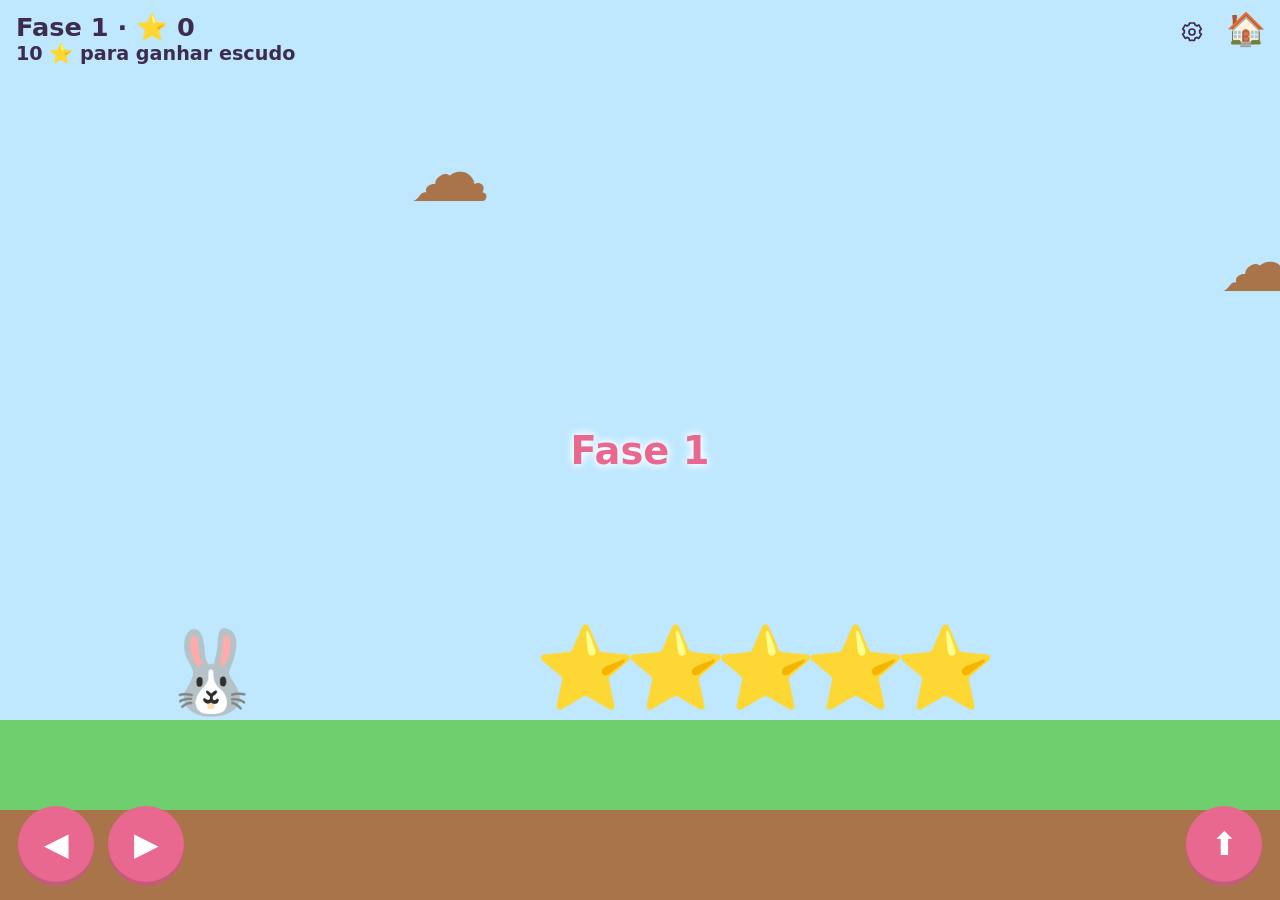
<file: aventura.html>
<!doctype html>
<html lang="pt-BR">
<head>
<meta charset="utf-8">
<meta name="viewport" content="width=device-width, initial-scale=1, maximum-scale=1, user-scalable=no, viewport-fit=cover">
<meta name="theme-color" content="#f4a8c8">
<script src="theme.js?v=4"></script>
<link rel="stylesheet" href="theme.css?v=4">
<link rel="stylesheet" href="common.css?v=14">
<title>Aventura</title>
<style>
  .hud { max-width: calc(100% - 160px); font-size: clamp(1rem, 4vw, 1.6rem); }
  .hud small { display: block; font-size: .75em; }
  .pad { position: fixed; bottom: calc(18px + env(safe-area-inset-bottom)); z-index: 5; display: flex; gap: 14px; }
  .pad.left { left: 18px; }
  .pad.right { right: 18px; }
  .pad button { width: 76px; height: 76px; border-radius: 50%; border: 0; background: #e8688f; color: #fff; font-size: 2rem; padding: 0; box-shadow: 0 4px 0 #c45a7c; }
  .pad button.on { background: #d26488; transform: scale(.94); }
</style>
</head>
<body>
<canvas id="game"></canvas>
<div class="hud" id="hud"></div>
<a class="back" href="index.html">🏠</a>
<div class="banner" id="banner"></div>
<div class="pad left"><button data-key="left">◀</button><button data-key="right">▶</button></div>
<div class="pad right"><button data-key="jump">⬆</button></div>
<script src="progress.js?v=2"></script>
<script src="common.js"></script>
<script>setupProgress("aventura");</script>
<script src="cheer.js"></script>
<script>
const canvas = document.getElementById("game");
const ctx = setupCanvas(canvas);
const hud = document.getElementById("hud");
const banner = document.getElementById("banner");

const LEVELS = [
 [
  "                                                                      ",
  "                                                                      ",
  "                                                                      ",
  "                                                                      ",
  "                                                                      ",
  "                  ???         *****                             F     ",
  "                      ***     =====                             F     ",
  "      *****                         E        *****      ***     F     ",
  "######################################################################",
  "######################################################################"
 ],
 [
  "                                                                                     ",
  "                                                                                     ",
  "                                                                                     ",
  "                                                                                     ",
  "                               ??                                                    ",
  "                      **      ****          ***     ***       **               F     ",
  "                              ====                  ===                        F     ",
  "        *****   E                   E                    E            ****     F     ",
  "######################  ####################   ###############  #####################",
  "######################  ####################   ###############  #####################"
 ],
 [
  "                                                                                               ",
  "                                                                                               ",
  "                                                                                               ",
  "                                                                                               ",
  "                                         ??                     ***                            ",
  "                         ***            ****           ***      ===                      F     ",
  "                                        ====                ===                          F     ",
  "               E    ***            E            E                     E    ***  E        F     ",
  "#########################   ###########################   #####################################",
  "#########################   ###########################   #####################################"
 ],
 [
  "                                                                                                         ",
  "                                                                                                         ",
  "                                                                                                         ",
  "                                                ?   ?                                                    ",
  "                                                   ***                                                   ",
  "                  ***               ***            ===    ***         ***       ***                F     ",
  "                                               ==                     ===                          F     ",
  "            E               E                E    E               E                       E     ***F     ",
  "##################   ###############   ###################   ###################   ######################",
  "##################   ###############   ###################   ###################   ######################"
 ],
 [
  "                                                                                                                        ",
  "                                                                                                                        ",
  "                                                                                                                        ",
  "                                                                                                                        ",
  "                                         ?                                  ?                                           ",
  "               ***             ****     ***       ***                 ***               ***         ***           F     ",
  "                                =       ===                                ===                ==                  F     ",
  "         E              E           E       E                 E E               E                E          E ****F     ",
  "###############   ############    ################   #################   ###############   #########   #################",
  "###############   ############    ################   #################   ###############   #########   #################"
 ],
 [
  "                                                                                                                                      ",
  "                                                                                                                                      ",
  "                                                                                                                                      ",
  "                                                                                                                                      ",
  "           ?                                        ?                                     ?                                           ",
  "           ***                   ***                ***                ***                ***                        ***        F     ",
  "           ===                   ===                ===                ===                ===                        ===        F     ",
  "  ***         E            E**     E          *** E              E**     E           ** E              E**     E           E    F     ",
  "######################   ################   ################   ################   ################   #################################",
  "######################   ################   ################   ################   ################   #################################"
 ],
 [
  "                                                                                                                                                    ",
  "                                                                                                                                                    ",
  "                                                                                                                                                    ",
  "                                                                                                                                                    ",
  "           ?                    ***                ?                ***                ?                ***                         ?               ",
  "           ***                  ===                ***              ===                ***              ===                         ***       F     ",
  "           ===                                     ===                                 ===                                          ===       F     ",
  "  ***         E            E**     E          *** E            E**     E           ** E            E**     E          *** E           E       F     ",
  "######################   ###############    ##############   ###############    ##############   ###############    ################################",
  "######################   ###############    ##############   ###############    ##############   ###############    ################################"
 ],
 [
  "                                                                                                                                                                  ",
  "                                                                                                                                                                  ",
  "                                                                                                                                                                  ",
  "                                                                                                                                                                  ",
  "           ?                    ***              ?                ***              ?                ***              ?                ***                ?        ",
  "           ***                  ===              ***              ===              ***              ===              ***              ===                ***F     ",
  "           ===                                   ===                               ===                               ===                                 ===F     ",
  "  ***         E             E**     E        *** E            E**     E         **     E         ** E            E**     E        *** E             ** E    F     ",
  "######################    #############    #############    #############    #############    #############    #############    #############    #################",
  "######################    #############    #############    #############    #############    #############    #############    #############    #################"
 ],
 [
  "                                                                                                                                                                                ",
  "                                                                                                                                                                                ",
  "                                                                                                                                                                                ",
  "                                                ***                             ?               ***                                             ***                             ",
  "           ?                    ***             ===                             ***             ===             ?               ***             ===                             ",
  "           ***                  ===                             ***             ===                             ***             ===                                  ***  F     ",
  "           ===                                                  ===                                             ===                                                  ===  F     ",
  "  ***         E   E         *** E            *** E          E**              E**            E** E             ** E           ** E            E**            E**     E     F     ",
  "######################    ############     ###########    ############     ###########    ############     ###########    ############     ###########    ######################",
  "######################    ############     ###########    ############     ###########    ############     ###########    ############     ###########    ######################"
 ],
 [
  "                                                                                                                                                                                              ",
  "                                                                                                                                                                                              ",
  "                                                                                                                                                                                              ",
  "                                               ***                           ?              ***                                          ***                                    ?             ",
  "           ?                    ***            ===                           ***            ===            ?              ***            ===                                    ***           ",
  "           ***                  ===                           ***            ===                           ***            ===                           ***                     ===     F     ",
  "           ===                                                ===                                          ===                                          ===                             F     ",
  "  ***         E   E          *** E          *** E          *** E          E**            E**            E**            E** E          *** E          *** E          *** E       E       F     ",
  "######################     ##########     ##########     ##########     ##########     ##########     ##########     ##########     ##########     ##########     ############################",
  "######################     ##########     ##########     ##########     ##########     ##########     ##########     ##########     ##########     ##########     ############################"
 ],
 [
  "                                                                                                                                                                                                            ",
  "                                                                                                                                                                                                            ",
  "                                                                                                                                                                                                            ",
  "          ?                             ?                       ?                       ?                       ?                       ?                       ?                       ?                   ",
  "         **                            **                      **                      **                      **                      **                      **                      **                   ",
  "       **==                          **==                    **==                    **==                    **==                    **==                    **==                    **==             F     ",
  "       ==                            ==                      ==                      ==                      ==                      ==                      ==                      ==               F     ",
  "  ***==       E     E           ***==   E               E**==   E               E**==      E            ***==E     E            ***==E        E         ***==E        E         ***==   E        E    F     ",
  "#########################     ###################     ###################     ###################     ###################     ###################     ###################     ##############################",
  "#########################     ###################     ###################     ###################     ###################     ###################     ###################     ##############################"
 ],
 [
  "                                                                                                                                                                                                                        ",
  "                                                                                                                                                                                                                        ",
  "                                                                                                                                                                                                                        ",
  "                                                                                                                                                                                                                        ",
  "     ?                              ?                       ?                       ?                       ?                       ?                       ?                       ?                                   ",
  "     ***                            ***                     ***                     ***                     ***                     ***                     ***                     ***                           F     ",
  "     ===                            ===                     ===                     ===                     ===                     ===                     ===                     ===                           F     ",
  "  ***         E     E            ***   E                 E**      E              ***E     E              ***E        E           ***   E                 E**   E                 E**      E        E        E     F     ",
  "#########################      ##################      ##################      ##################      ##################      ##################      ##################      #########################################",
  "#########################      ##################      ##################      ##################      ##################      ##################      ##################      #########################################"
 ],
 [
  "                                                                                                                                                                                                                                    ",
  "                                                                                                                                                                                                                                    ",
  "                                                                                                                                                                                                                                    ",
  "                                                                                                                                                                                                                                    ",
  "     ?                                    ?                 ?                             ?                 ?                             ?                 ?                             ?                 ?                       ",
  "     ***                                  ***               ***                           ***               ***                           ***               ***                           ***               ***               F     ",
  "     ===                     ****         ===               ===              ****         ===               ===              ****         ===               ===              ****         ===               ===               F     ",
  "  ***         E     E        ====      ***E              E**   E     E       ====      ***   E           ***E     E          ====      E**   E           ***   E     E       ====      ***E              E**   E        E     F     ",
  "#########################            ############      ##################            ############      ##################            ############      ##################            ############      #############################",
  "#########################            ############      ##################            ############      ##################            ############      ##################            ############      #############################"
 ],
 [
  "                                                                                                                                                                                                                                                ",
  "                                                                                                                                                                                                                                                ",
  "                                                                                                                                                                                                                                                ",
  "     ?                              ?                       ?                       ?                       ?                       ?                       ?                       ?                       ?                                   ",
  "     ***                            ***                     ***                     ***                     ***                     ***                     ***                     ***                     ***                                 ",
  "     ===                            ===                     ===                     ===                     ===                     ===                     ===                     ===                     ===                           F     ",
  "                                                                                                                                                                                                                                          F     ",
  "  ***         E     E            ***   E                 E**      E              E**      E              ***E        E           ***E        E           ***   E                 E**   E                 E**      E        E        E     F     ",
  "#########################      ##################      ##################      ##################      ##################      ##################      ##################      ##################      #########################################",
  "#########################      ##################      ##################      ##################      ##################      ##################      ##################      ##################      #########################################"
 ],
 [
  "                                                                                                                                                                                                                                                            ",
  "                                                                                                                                                                                                                                                            ",
  "                                                                                                                                                                                                                                                            ",
  "          ?                                                      ?                                               ?                                               ?                                               ?                             ?            ",
  "         **                               ?                     **                        ?                     **                        ?                     **                        ?                     **                            **            ",
  "       **==                               ***                 **==                        ***                 **==                        ***                 **==                        ***                 **==                          **==      F     ",
  "       ==                    ****         ===                 ==             ****         ===                 ==             ****         ===                 ==             ****         ===                 ==             ****           ==        F     ",
  "  ***==       E  E           ====      E**   E           ***==E     E        ====      ***E  E           ***==E     E        ====      ***E              E**==   E  E        ====      ***E              E**==   E           ====      E**==   E      F     ",
  "#########################            ############      ##################            ############      ##################            ############      ##################            ############      ##################            #######################",
  "#########################            ############      ##################            ############      ##################            ############      ##################            ############      ##################            #######################"
 ]
];

const ROWS = 10;
const GRAVITY = 30;
const RUN = 5;
const JUMP = 14;
const MAX_JUMPS = 2;
const LEDGE = 0.5;
const SOLID = "#=?!";
const keys = { left: false, right: false, jump: false };

let level = Math.min(savedLevel("aventura", 0), LEVELS.length - 1);
let grid, enemies, player, stars, starsAtStart, state, timer, T, camX, offsetY, facing, prevJump;
let shield = false, shieldAtStart = false, safeTime = 0, effects = [], bumps = [];

function load() {
  grid = LEVELS[level].map((row) => [...row]);
  enemies = [];
  grid.forEach((row, r) => row.forEach((tile, c) => {
    if (tile === "E") { enemies.push({ x: c + 0.1, y: r + 0.2, dir: -1, alive: true }); row[c] = " "; }
  }));
  player = { x: 2, y: 7, vx: 0, vy: 0, onGround: false, jumps: MAX_JUMPS };
  stars = starsAtStart;
  shield = shieldAtStart;
  safeTime = 0;
  effects = [];
  bumps = [];
  prevJump = keys.jump;
  state = "play";
  facing = 1;
  updateHud();
  banner.textContent = "Fase " + (level + 1);
  setTimeout(() => { if (state === "play") banner.textContent = ""; }, 1200);
}

const solid = (c, r) => c < 0 || c >= grid[0].length || (r >= 0 && r < ROWS && SOLID.includes(grid[r][c]));
const tileAt = (x, y) => (grid[Math.floor(y)] || [])[Math.floor(x)];

function movePlayer(dt) {
  const W_ = 0.7, H_ = 0.9;
  player.vx = (keys.right - keys.left) * RUN;
  if (player.vx) facing = Math.sign(player.vx);
  if (keys.jump && !prevJump && player.jumps > 0) { player.vy = -JUMP; player.jumps--; beep(520 + 120 * (MAX_JUMPS - 1 - player.jumps), 0.15); }
  if (!keys.jump && player.vy < -5) player.vy = -5;
  prevJump = keys.jump;
  player.vy += GRAVITY * dt;

  player.x += player.vx * dt;
  for (let r = Math.floor(player.y); r <= Math.floor(player.y + H_ - 0.01); r++) {
    const wall = Math.floor(player.vx > 0 ? player.x + W_ : player.x);
    if (player.vx && solid(wall, r) && !solid(wall, r - 1) && player.y + H_ - r < LEDGE) { player.y = r - H_ - 0.001; continue; }
    if (player.vx > 0 && solid(Math.floor(player.x + W_), r)) player.x = Math.floor(player.x + W_) - W_ - 0.001;
    if (player.vx < 0 && solid(Math.floor(player.x), r)) player.x = Math.floor(player.x) + 1.001;
  }

  player.y += player.vy * dt;
  player.onGround = false;
  for (let c = Math.floor(player.x); c <= Math.floor(player.x + W_ - 0.01); c++) {
    if (player.vy > 0 && solid(c, Math.floor(player.y + H_))) {
      player.y = Math.floor(player.y + H_) - H_ - 0.001;
      player.vy = 0;
      player.onGround = true;
      player.jumps = MAX_JUMPS;
    } else if (player.vy < 0 && solid(c, Math.floor(player.y))) {
      const r = Math.floor(player.y);
      player.y = r + 1.001;
      player.vy = 0;
      if (grid[r][c] === "?") {
        grid[r][c] = "!";
        bumps.push({ c, r, life: 0.22 });
        collect(c + 0.5, r - 0.2, true);
      }
    }
  }
}

function updateHud() {
  hud.replaceChildren();
  hud.append("Fase " + (level + 1) + " · ⭐ " + stars + (shield ? " · 🛡️" : ""));
  const hint = document.createElement("small");
  hint.textContent = (shield ? "Escudo ativo · " : "") + (10 - stars % 10) + " ⭐ para " + (shield ? "renovar o escudo" : "ganhar escudo");
  hud.append(hint);
}

function collect(x, y, fromBox = false) {
  stars++;
  effects.push({ x, y, text: fromBox ? "⭐ +1" : "✨ +1", life: 0.8, duration: 0.8 });
  if (stars % 10 === 0) {
    shield = true;
    effects.push({ x: player.x + 0.35, y: player.y - 0.6, text: "🛡️ Escudo!", life: 1.4, duration: 1.4 });
  }
  updateHud();
  beep(stars % 10 === 0 ? 1400 : 1000, 0.12);
}

function die() {
  state = "dead";
  timer = 1.2;
  player.vy = -10;
  cheer("retry");
}

function win() {
  state = "won";
  saveLevel("aventura", Math.min(level + 1, LEVELS.length - 1));
  timer = 2.8;
  banner.textContent = level === LEVELS.length - 1 ? "Você zerou o jogo! 🏆" : "Fase " + (level + 1) + " completa! 💖";
  cheer("win");
  beep(880, 0.4);
}

function moveEnemies(dt) {
  for (const e of enemies) {
    if (!e.alive) continue;
    e.x += e.dir * (1.5 + level * 0.15) * dt;
    const front = e.x + (e.dir > 0 ? 0.8 : 0);
    if (solid(Math.floor(front), Math.floor(e.y + 0.4)) || !solid(Math.floor(front), Math.floor(e.y + 1.1))) e.dir *= -1;
    const overlap = Math.abs(e.x - player.x) < 0.75 && Math.abs(e.y - player.y) < 0.8;
    if (!overlap) continue;
    if (player.vy > 0 && player.y + 0.9 < e.y + 0.6) {
      e.alive = false;
      player.vy = -9;
      beep(700, 0.15);
    } else if (safeTime <= 0) {
      if (shield) {
        shield = false;
        safeTime = 1.5;
        effects.push({ x: player.x + 0.35, y: player.y - 0.5, text: "🛡️ Protegido!", life: 1, duration: 1 });
        updateHud();
        beep(350, 0.2);
      } else {
        die();
        return;
      }
    }
  }
}

function update(dt) {
  for (const effect of effects) effect.life -= dt;
  effects = effects.filter((effect) => effect.life > 0);
  for (const bump of bumps) bump.life -= dt;
  bumps = bumps.filter((bump) => bump.life > 0);
  if (state === "dead") {
    player.vy += GRAVITY * dt;
    player.y += player.vy * dt;
    if ((timer -= dt) <= 0) load();
    return;
  }
  if (state === "won") {
    if (level === LEVELS.length - 1) return;
    if ((timer -= dt) <= 0) {
      level = Math.min(level + 1, LEVELS.length - 1);
      saveLevel("aventura", level);
      starsAtStart = level === 0 ? 0 : stars;
      shieldAtStart = level === 0 ? false : shield;
      load();
    }
    return;
  }
  safeTime = Math.max(0, safeTime - dt);
  movePlayer(dt);
  moveEnemies(dt);
  if (state !== "play") return;
  const centerX = player.x + 0.35;
  const centerY = player.y + 0.45;
  for (let r = Math.max(0, Math.floor(player.y)); r <= Math.min(ROWS - 1, Math.floor(player.y + 0.9 - 0.001)); r++) {
    for (let c = Math.floor(player.x); c <= Math.floor(player.x + 0.7 - 0.001); c++) {
      if (grid[r][c] === "*") {
        grid[r][c] = " ";
        collect(c + 0.5, r + 0.5);
      }
    }
  }
  if (tileAt(centerX, centerY) === "F") win();
  if (player.y > ROWS + 1) die();
}

function draw() {
  T = Math.min(H / ROWS, W / 12);
  offsetY = (H - ROWS * T) / 3;
  const cols = grid[0].length;
  camX = Math.max(0, Math.min(cols - W / T, player.x - W / T * 0.35));
  ctx.fillStyle = CantinhoTheme.colors.sky;
  ctx.fillRect(0, 0, W, H);
  ctx.fillStyle = "#a9744a";
  ctx.fillRect(0, offsetY + ROWS * T, W, H);
  ctx.textAlign = "center";
  ctx.textBaseline = "middle";
  ctx.font = T * 0.9 + "px system-ui";
  for (let i = 0; i < 12; i++) ctx.fillText("☁️", (((i * 9 - camX * 0.4) % 108) + 108) % 108 * T - T * 4, offsetY + T * (1 + (i % 3)));

  const screenX = (x) => (x - camX) * T;
  const screenY = (y) => offsetY + y * T;
  for (let c = Math.floor(camX); c < Math.min(cols, camX + W / T + 1); c++) {
    for (let r = 0; r < ROWS; r++) {
      const tile = grid[r][c];
      const x = screenX(c);
      const bump = bumps.find((b) => b.c === c && b.r === r);
      const y = screenY(r) - (bump ? Math.sin(bump.life / 0.22 * Math.PI) * T * 0.18 : 0);
      if (r >= 8 && tile !== "#") {
        ctx.fillStyle = "#5a3d2b";
        ctx.fillRect(x, y, T + 1, T + 1);
      }
      if (tile === "#") {
        ctx.fillStyle = r > 0 && grid[r - 1][c] === "#" ? "#a9744a" : "#6fcf6f";
        ctx.fillRect(x, y, T + 1, T + 1);
      } else if (tile === "=" || tile === "?" || tile === "!") {
        ctx.fillStyle = tile === "?" ? "#ffd54f" : tile === "!" ? "#947b64" : "#c98a4b";
        ctx.fillRect(x + 1, y + 1, T - 2, T - 2);
        ctx.fillStyle = "#fff";
        ctx.fillText(tile === "?" ? "?" : tile === "!" ? "·" : "", x + T / 2, y + T / 2);
      } else if (tile === "*") {
        ctx.fillText("⭐", x + T / 2, y + T / 2);
      } else if (tile === "F") {
        ctx.fillStyle = "#888";
        ctx.fillRect(x + T * 0.45, y, T * 0.1, T);
        if (grid[r - 1][c] !== "F") ctx.fillText("🚩", x + T * 0.9, y + T * 0.4);
      }
    }
  }
  enemies.forEach((e) => { if (e.alive) ctx.fillText("🐌", screenX(e.x + 0.4), screenY(e.y + 0.4)); });
  ctx.save();
  ctx.translate(screenX(player.x + 0.35), screenY(player.y + 0.45));
  if (shield) {
    ctx.beginPath();
    ctx.arc(0, 0, T * 0.62, 0, Math.PI * 2);
    ctx.fillStyle = "#83dcff55";
    ctx.fill();
    ctx.strokeStyle = "#1689b8";
    ctx.lineWidth = 3;
    ctx.stroke();
  }
  if (safeTime > 0) ctx.globalAlpha = Math.floor(safeTime * 12) % 2 ? 0.4 : 1;
  ctx.scale(-facing, 1);
  ctx.fillText(state === "dead" ? "😵" : "🐰", 0, 0);
  ctx.restore();
  for (const effect of effects) {
    ctx.save();
    ctx.globalAlpha = Math.min(1, effect.life * 3);
    ctx.font = "bold " + T * 0.45 + "px system-ui";
    ctx.fillStyle = "#634018";
    ctx.strokeStyle = "#fff";
    ctx.lineWidth = 3;
    const x = screenX(effect.x), y = screenY(effect.y - (effect.duration - effect.life));
    ctx.strokeText(effect.text, x, y);
    ctx.fillText(effect.text, x, y);
    ctx.restore();
  }
}

let last = performance.now();
function loop(now) {
  update(Math.min((now - last) / 1000, 0.05));
  last = now;
  draw();
  requestAnimationFrame(loop);
}

document.querySelectorAll(".pad button").forEach((button) => {
  const set = (value) => (event) => { event.preventDefault(); keys[button.dataset.key] = value; button.classList.toggle("on", value); };
  button.addEventListener("pointerdown", set(true));
  ["pointerup", "pointercancel", "pointerleave"].forEach((type) => button.addEventListener(type, set(false)));
  button.addEventListener("contextmenu", (event) => event.preventDefault());
});
const KEYMAP = { ArrowLeft: "left", ArrowRight: "right", ArrowUp: "jump", " ": "jump", a: "left", d: "right", w: "jump" };
addEventListener("keydown", (event) => { if (KEYMAP[event.key]) keys[KEYMAP[event.key]] = true; });
addEventListener("keyup", (event) => { if (KEYMAP[event.key]) keys[KEYMAP[event.key]] = false; });

starsAtStart = 0;
load();
requestAnimationFrame(loop);
</script>
</body>
</html>
</file>
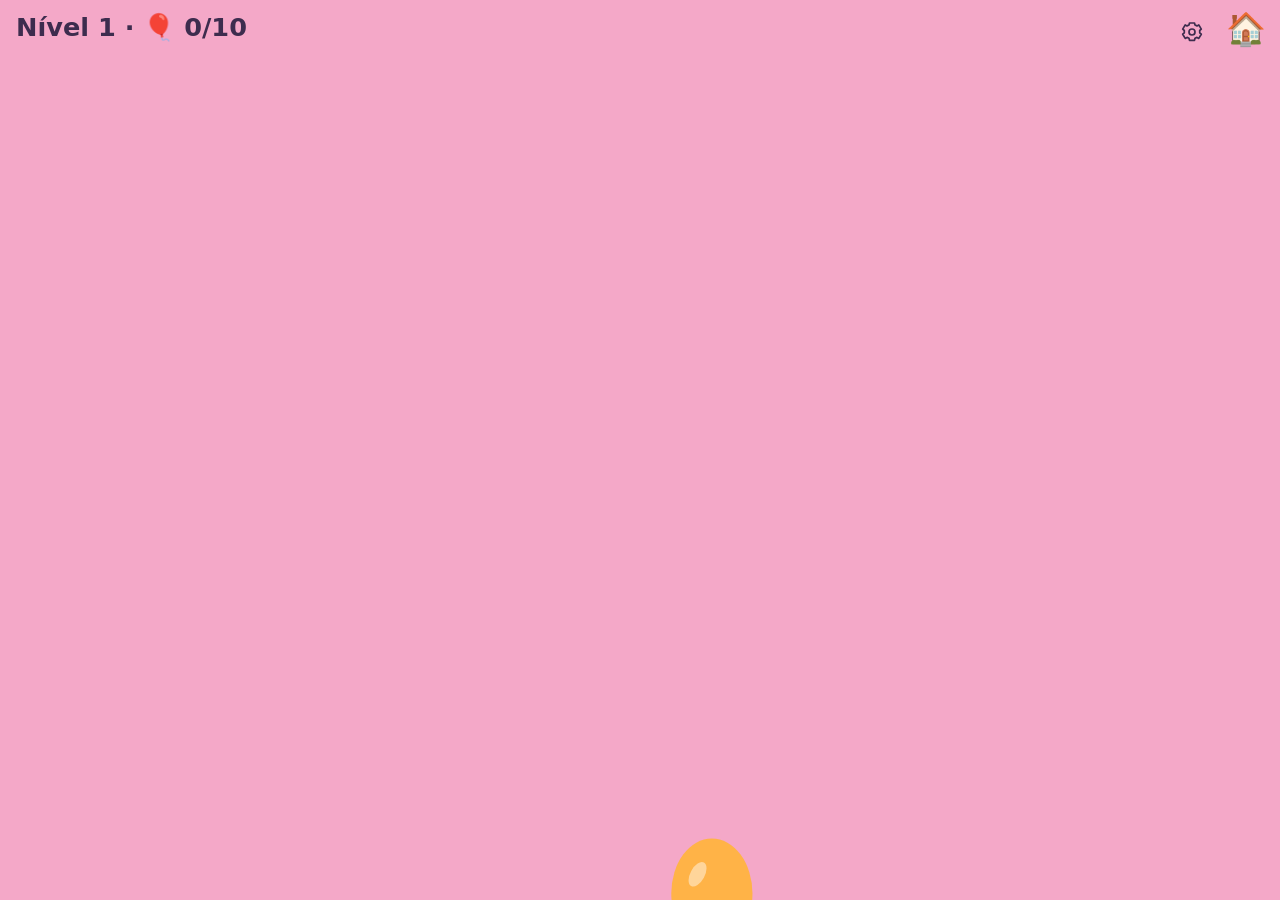
<file: balloons.html>
<!doctype html>
<html lang="pt-BR">
<head>
<meta charset="utf-8">
<meta name="viewport" content="width=device-width, initial-scale=1, maximum-scale=1, user-scalable=no, viewport-fit=cover">
<meta name="theme-color" content="#f4a8c8">
<script src="theme.js?v=4"></script>
<link rel="stylesheet" href="theme.css?v=4">
<link rel="stylesheet" href="common.css?v=14">
<title>Balões</title>
</head>
<body>
<canvas id="game"></canvas>
<div class="hud" id="hud"></div>
<div class="banner" id="banner"></div>
<a class="back" href="index.html">🏠</a>
<script src="progress.js?v=2"></script>
<script src="common.js"></script>
<script>setupProgress("balloons");</script>
<script src="cheer.js"></script>
<script>
const canvas = document.getElementById("game");
const ctx = setupCanvas(canvas);
const hud = document.getElementById("hud");
const banner = document.getElementById("banner");
const GOAL = 10;
const COLORS = ["#e8688f", "#ffb347", "#5b6cff", "#12b5a0", "#b07cff", "#f5a524"];

let balloons = [];
let sparks = [];
let popped = 0;
let level = savedLevel("balloons", 1);
let between = false;
let untilSpawn = 0;

const showHud = () => { hud.textContent = "Nível " + level + " · 🎈 " + popped + "/" + GOAL; };

function spawn() {
  const radius = 34 + Math.random() * 20;
  balloons.push({
    x: radius + Math.random() * (W - 2 * radius),
    y: H + radius * 2,
    radius,
    speed: 60 + Math.min(level, 12) * 25 + Math.random() * 50,
    color: COLORS[Math.floor(Math.random() * COLORS.length)],
    phase: Math.random() * 6,
  });
}

function pop(balloon) {
  balloons = balloons.filter((b) => b !== balloon);
  popped++;
  showHud();
  beep(300 + (popped % 8) * 70, 0.18);
  if (popped < GOAL) speak(String(popped));
  for (let i = 0; i < 12; i++) {
    const angle = Math.random() * Math.PI * 2;
    const speed = 80 + Math.random() * 200;
    sparks.push({ x: balloon.x, y: balloon.y, vx: Math.cos(angle) * speed, vy: Math.sin(angle) * speed, life: 0.5, color: balloon.color });
  }
  if (popped === GOAL) completeLevel();
}

function completeLevel() {
  between = true;
  balloons = [];
  banner.textContent = "Nível " + level + " completo! 💖";
  saveLevel("balloons", level + 1);
  cheer("win");
  setTimeout(() => {
    saveLevel("balloons", ++level);
    popped = 0;
    between = false;
    banner.textContent = "";
    showHud();
  }, 3000);
}

canvas.addEventListener("pointerdown", (event) => {
  const hit = [...balloons].reverse().find((b) => Math.hypot(event.clientX - b.x, (event.clientY - b.y) * 0.85) <= b.radius + 12);
  if (hit) pop(hit);
});

function update(dt) {
  untilSpawn -= dt;
  if (untilSpawn <= 0 && !between) {
    spawn();
    untilSpawn = Math.max(0.2, 1.1 - level * 0.1);
  }
  balloons.forEach((b) => { b.y -= b.speed * dt; b.phase += dt * 2; b.x += Math.sin(b.phase) * 20 * dt; });
  balloons = balloons.filter((b) => b.y > -b.radius * 2);
  sparks.forEach((s) => { s.x += s.vx * dt; s.y += s.vy * dt; s.life -= dt; });
  sparks = sparks.filter((s) => s.life > 0);
}

function draw() {
  ctx.clearRect(0, 0, W, H);
  balloons.forEach((b) => {
    ctx.strokeStyle = "#8b7a9e";
    ctx.beginPath();
    ctx.moveTo(b.x, b.y + b.radius * 1.2);
    ctx.quadraticCurveTo(b.x + 10, b.y + b.radius * 1.9, b.x, b.y + b.radius * 2.6);
    ctx.stroke();
    ctx.fillStyle = b.color;
    ctx.beginPath();
    ctx.ellipse(b.x, b.y, b.radius * 0.85, b.radius * 1.15, 0, 0, Math.PI * 2);
    ctx.fill();
    ctx.fillStyle = "rgba(255,255,255,.45)";
    ctx.beginPath();
    ctx.ellipse(b.x - b.radius * 0.3, b.y - b.radius * 0.4, b.radius * 0.15, b.radius * 0.28, 0.5, 0, Math.PI * 2);
    ctx.fill();
  });
  sparks.forEach((s) => {
    ctx.globalAlpha = Math.max(s.life * 2, 0);
    ctx.fillStyle = s.color;
    ctx.beginPath();
    ctx.arc(s.x, s.y, 6, 0, Math.PI * 2);
    ctx.fill();
  });
  ctx.globalAlpha = 1;
}

let last = performance.now();
function loop(now) {
  update(Math.min((now - last) / 1000, 0.05));
  last = now;
  draw();
  requestAnimationFrame(loop);
}
showHud();
requestAnimationFrame(loop);
</script>
</body>
</html>
</file>
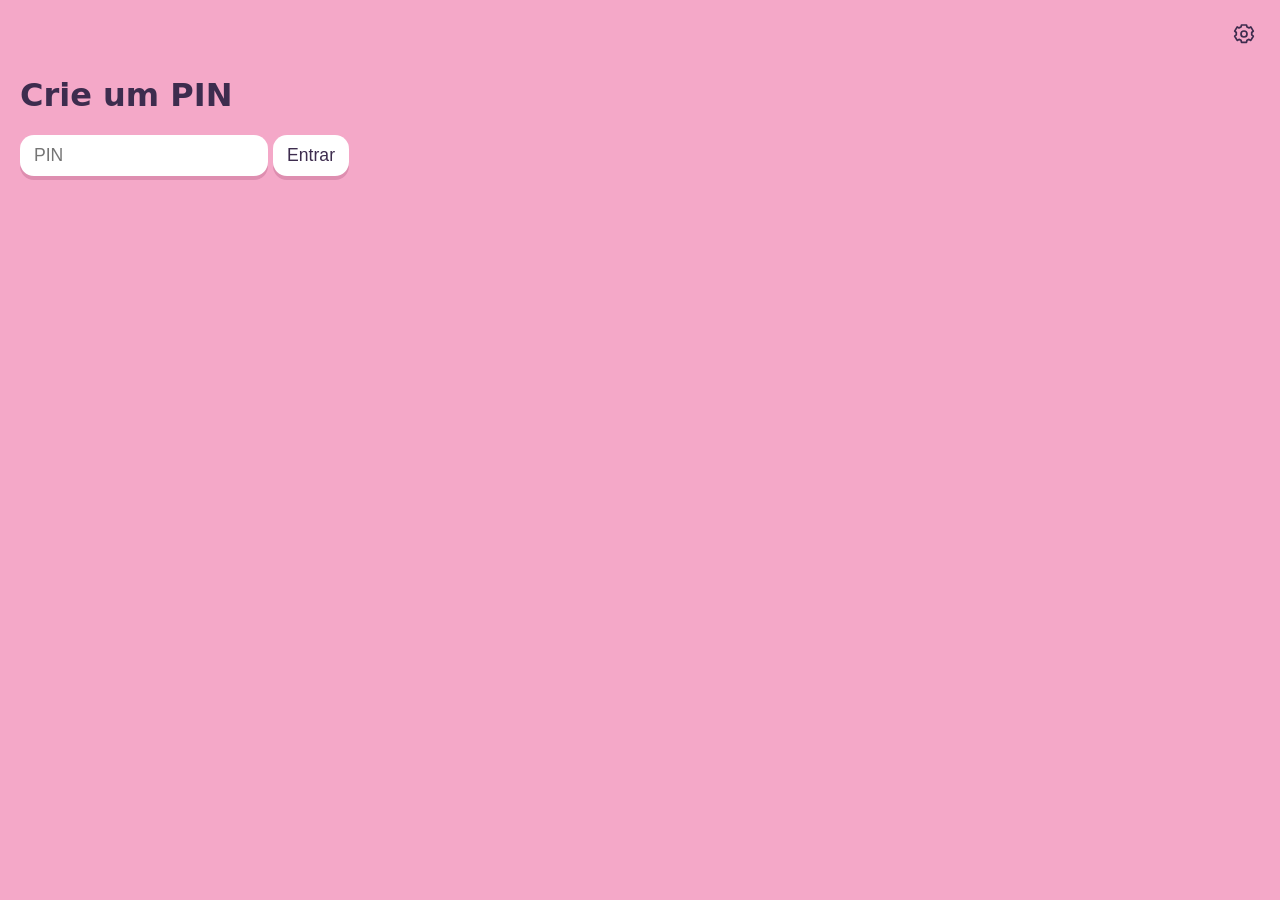
<file: fotos.html>
<!doctype html>
<html lang="pt-BR">
<head>
<meta charset="utf-8">
<meta name="viewport" content="width=device-width, initial-scale=1, viewport-fit=cover">
<meta name="theme-color" content="#f4a8c8">
<script src="theme.js?v=4"></script>
<link rel="stylesheet" href="theme.css?v=4">
<title>Fotos do quebra-cabeça</title>
<style>
  * { box-sizing: border-box; }
  body { margin: 0; padding: 20px; font-family: system-ui, sans-serif; background: var(--page-bg); color: var(--text); }
  h1 { color: var(--text); margin-top: 0; }
  input, button, label.upload { font-size: 1.1rem; padding: 10px 14px; border-radius: 14px; border: 0; background: var(--surface); color: var(--text); box-shadow: 0 4px 0 #de8eb0; }
  label.upload { display: inline-block; background: #e8688f; color: #fff; box-shadow: 0 4px 0 #c45a7c; }
  #grid { display: grid; grid-template-columns: repeat(auto-fill, minmax(140px, 1fr)); gap: 12px; margin-top: 20px; }
  figure { margin: 0; text-align: center; }
  img { width: 100%; aspect-ratio: 3 / 4; object-fit: cover; border-radius: 18px; border: 0; box-shadow: 0 6px 0 #de8eb0; }
  figure.released img { box-shadow: 0 6px 0 #12b5a0; }
  figure button { margin: 4px 2px 0; padding: 6px 10px; font-size: .9rem; }
</style>
</head>
<body>
<div id="gate">
  <h1 id="gate-title"></h1>
  <input id="pin" type="password" inputmode="numeric" placeholder="PIN">
  <button id="unlock">Entrar</button>
</div>
<div id="panel" hidden>
  <h1>Fotos do quebra-cabeça</h1>
  <label class="upload">+ Adicionar fotos<input id="file" type="file" accept="image/*" multiple hidden></label>
  <a href="index.html">🏠</a>
  <p>Verde = liberada pra ela. Só fica neste aparelho.</p>
  <div id="grid"></div>
</div>
<script src="photos.js"></script>
<script>
const pinKey = "puzzle-pin";
const gate = document.getElementById("gate");
const panel = document.getElementById("panel");
const pin = document.getElementById("pin");
const grid = document.getElementById("grid");

document.getElementById("gate-title").textContent = localStorage.getItem(pinKey) ? "PIN dos pais" : "Crie um PIN";

document.getElementById("unlock").onclick = () => {
  if (!pin.value) return;
  if (!localStorage.getItem(pinKey)) localStorage.setItem(pinKey, pin.value);
  if (pin.value !== localStorage.getItem(pinKey)) { pin.value = ""; return; }
  gate.hidden = true;
  panel.hidden = false;
  render();
};

document.getElementById("file").onchange = async (event) => {
  for (const file of event.target.files) await addPhoto(file);
  event.target.value = "";
  render();
};

async function render() {
  grid.replaceChildren();
  for (const photo of await listPhotos()) {
    const figure = document.createElement("figure");
    figure.className = photo.released ? "released" : "";
    const img = new Image();
    img.src = URL.createObjectURL(photo.blob);
    const toggle = document.createElement("button");
    toggle.textContent = photo.released ? "Esconder" : "Liberar";
    toggle.onclick = async () => { await savePhoto({ ...photo, released: !photo.released }); render(); };
    const remove = document.createElement("button");
    remove.textContent = "🗑";
    remove.onclick = async () => { await removePhoto(photo.id); render(); };
    figure.append(img, toggle, remove);
    grid.append(figure);
  }
}
</script>
</body>
</html>
</file>
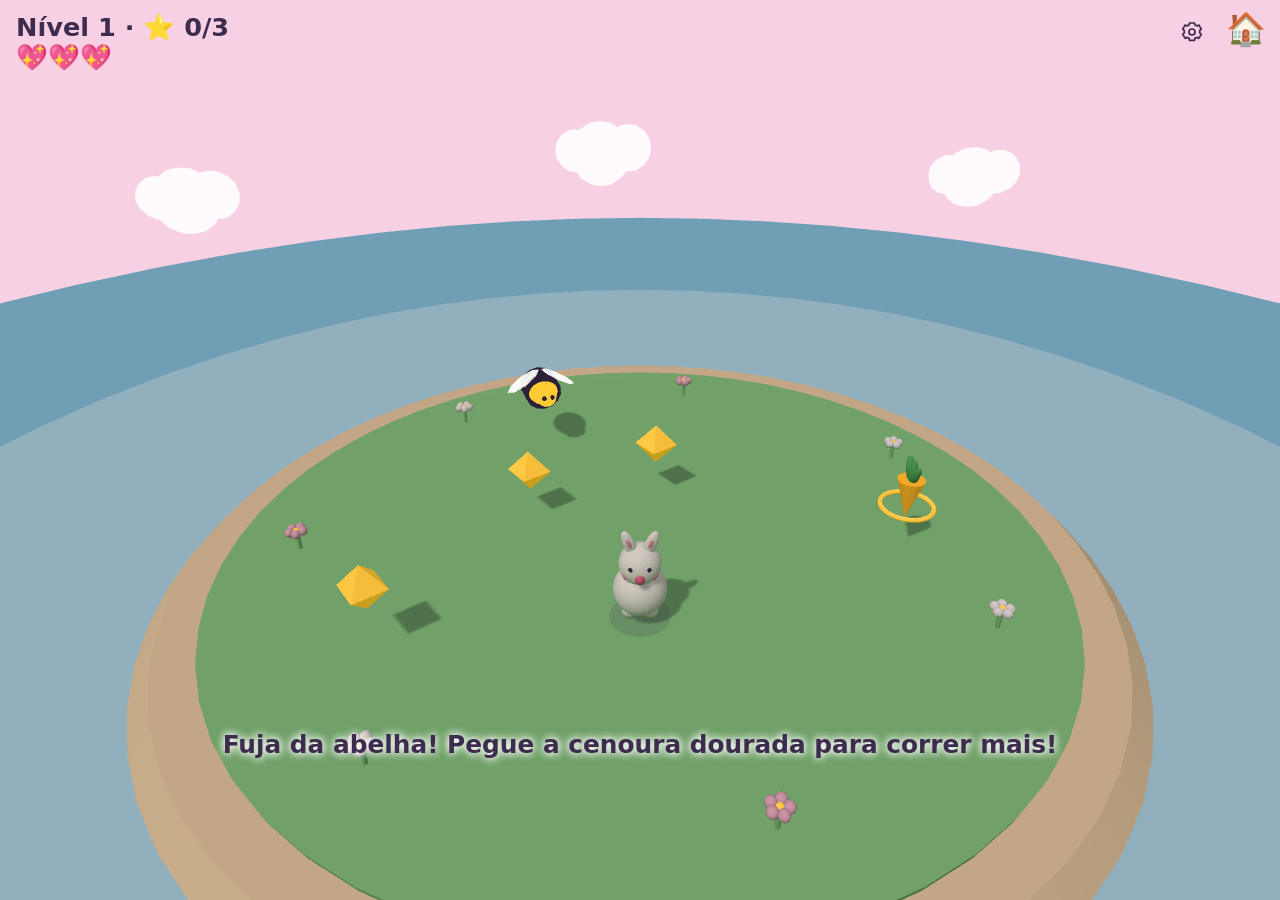
<file: jardim.html>
<!doctype html>
<html lang="pt-BR">
<head>
<meta charset="utf-8">
<meta name="viewport" content="width=device-width, initial-scale=1, maximum-scale=1, user-scalable=no, viewport-fit=cover">
<meta name="theme-color" content="#f4a8c8">
<script src="theme.js?v=4"></script>
<link rel="stylesheet" href="theme.css?v=4">
<link rel="stylesheet" href="common.css?v=14">
<script type="importmap">
{ "imports": { "three": "./vendor/three.module.js" } }
</script>
<title>Jardim</title>
<style>
  .hud { right: 150px; white-space: pre-line; font-size: clamp(1.05rem, 4.6vw, 1.6rem); }
  .banner { color: var(--text); align-items: flex-end; padding: 0 20px 11%; font-size: 1.55rem; }
</style>
</head>
<body>
<canvas id="game"></canvas>
<div class="hud" id="hud"></div>
<a class="back" href="index.html">🏠</a>
<div class="banner" id="banner">Pegue as estrelas!</div>
<script src="progress.js?v=2"></script>
<script src="common.js"></script>
<script>setupProgress("garden");</script>
<script src="cheer.js"></script>
<script type="module">
import * as THREE from "three";

const ISLAND_R = 6.2;
const BUNNY_R = 0.48;
const SPEED = 2.8;
const BOOST_MULTIPLIER = 1.6;
const BOOST_SECONDS = 6;
const CARROT_COOLDOWN = 8;
const MAX_LIVES = 3;
const BEE_Y = 1.05;
let hint = "Pegue as estrelas!";
const UP = new THREE.Vector3(0, 1, 0);
const KEYS = {
  ArrowUp: "forward", KeyW: "forward",
  ArrowDown: "back", KeyS: "back",
  ArrowLeft: "left", KeyA: "left",
  ArrowRight: "right", KeyD: "right",
};

const canvas = document.getElementById("game");
const hud = document.getElementById("hud");
const banner = document.getElementById("banner");

const SKY = CantinhoTheme.colors.gardenSky;
const renderer = new THREE.WebGLRenderer({ canvas, antialias: true, alpha: false });
renderer.setPixelRatio(Math.min(devicePixelRatio || 1, 2));
renderer.setSize(innerWidth, innerHeight);
renderer.outputColorSpace = THREE.SRGBColorSpace;
renderer.setClearColor(SKY, 1);
renderer.shadowMap.enabled = true;
renderer.shadowMap.type = THREE.PCFSoftShadowMap;

const scene = new THREE.Scene();
scene.background = new THREE.Color(SKY);
window.addEventListener("themechange", () => {
  renderer.setClearColor(CantinhoTheme.colors.gardenSky, 1);
  scene.background.set(CantinhoTheme.colors.gardenSky);
});

const camera = new THREE.PerspectiveCamera(58, innerWidth / innerHeight, 0.1, 80);
const clock = { time: 0 };
const raycaster = new THREE.Raycaster();
const groundPlane = new THREE.Plane(UP, 0);
const ndc = new THREE.Vector2();
const hitPoint = new THREE.Vector3();
const fwd = new THREE.Vector3();
const right = new THREE.Vector3();
const steer = new THREE.Vector3();
const target = new THREE.Vector3();

const keys = { forward: false, back: false, left: false, right: false };
let keySteer = false;
let dragging = false;
let celebrate = false;
let testing = false;
let hopTime = 0;
let level = savedLevel("garden", 0);
let total = 0;
let lives = MAX_LIVES;
let safeUntil = 0;
let stungAt = -10;
let grace = true;
let starSpeed = 0.85;
let boostUntil = 0;
let nextCarrotAt = 0;
let boostLabel = 0;

scene.add(new THREE.HemisphereLight(0xfff6fa, 0x8ed18a, 0.9));
const sun = new THREE.DirectionalLight(0xfff7ee, 1.2);
sun.position.set(-5, 12, 7);
sun.castShadow = true;
sun.shadow.mapSize.set(1024, 1024);
sun.shadow.camera.left = -9;
sun.shadow.camera.right = 9;
sun.shadow.camera.top = 9;
sun.shadow.camera.bottom = -9;
sun.shadow.camera.near = 1;
sun.shadow.camera.far = 28;
scene.add(sun);

const fur = new THREE.MeshStandardMaterial({ color: 0xfffaf6, roughness: 0.72 });
const pink = new THREE.MeshStandardMaterial({ color: 0xf4a0b8, roughness: 0.6 });
const ink = new THREE.MeshStandardMaterial({ color: 0x3d2c4e, roughness: 0.4 });
const noseMat = new THREE.MeshStandardMaterial({ color: 0xe8688f, roughness: 0.45 });
const grassMat = new THREE.MeshStandardMaterial({ color: 0x8ed18a, roughness: 0.95 });
const sandMat = new THREE.MeshStandardMaterial({ color: 0xf3d7b0, roughness: 1 });
const waterMat = new THREE.MeshStandardMaterial({ color: 0xb7e4f8, roughness: 0.35 });
const deepMat = new THREE.MeshStandardMaterial({ color: 0x8ecfee, roughness: 0.4 });
const bushMat = new THREE.MeshStandardMaterial({ color: 0x5cba63, roughness: 0.85 });
const leafMat = new THREE.MeshStandardMaterial({ color: 0x8ed18a, roughness: 0.8 });
const starMat = new THREE.MeshStandardMaterial({ color: 0xffd15c, emissive: 0xffb703, emissiveIntensity: 0.45, roughness: 0.35 });
const petalMat = new THREE.MeshStandardMaterial({ color: 0xfff6fb, roughness: 0.7 });
const petalPink = new THREE.MeshStandardMaterial({ color: 0xf7b7d0, roughness: 0.7 });
const cloudMat = new THREE.MeshBasicMaterial({ color: 0xfffafc });
const beeBody = new THREE.MeshBasicMaterial({ color: 0xffcc33 });
const beeDark = new THREE.MeshBasicMaterial({ color: 0x2a2038 });
const wingMat = new THREE.MeshBasicMaterial({ color: 0xffffff, transparent: true, opacity: 0.75, side: THREE.DoubleSide });
const blobMat = new THREE.MeshBasicMaterial({ color: 0x3d2c4e, transparent: true, opacity: 0.16, depthWrite: false });

function disc(radius, material, y) {
  const item = new THREE.Mesh(new THREE.CircleGeometry(radius, 56), material);
  item.rotation.x = -Math.PI / 2;
  item.position.y = y;
  item.receiveShadow = true;
  scene.add(item);
  return item;
}

disc(22, deepMat, -0.5);
disc(13, waterMat, -0.4);

const beach = new THREE.Mesh(new THREE.CylinderGeometry(ISLAND_R + 0.55, ISLAND_R + 0.85, 0.28, 56), sandMat);
beach.position.y = -0.22;
beach.receiveShadow = true;
scene.add(beach);

const grass = new THREE.Mesh(new THREE.CylinderGeometry(ISLAND_R, ISLAND_R - 0.1, 0.46, 56), grassMat);
grass.position.y = -0.23;
grass.receiveShadow = true;
scene.add(grass);

const bunny = new THREE.Group();
scene.add(bunny);

function part(geometry, material, x, y, z, name) {
  const item = new THREE.Mesh(geometry, material);
  item.position.set(x, y, z);
  item.castShadow = true;
  item.receiveShadow = true;
  if (name) item.name = name;
  bunny.add(item);
  return item;
}

part(new THREE.SphereGeometry(0.36, 24, 16), fur, 0, 0.5, 0);
part(new THREE.SphereGeometry(0.28, 24, 16), fur, 0, 0.96, -0.06);
part(new THREE.SphereGeometry(0.07, 12, 10), noseMat, 0, 0.9, -0.32, "nose");
part(new THREE.SphereGeometry(0.11, 12, 10), fur, 0, 0.46, 0.34, "tail");
part(new THREE.SphereGeometry(0.11, 12, 10), fur, -0.14, 0.12, 0.02);
part(new THREE.SphereGeometry(0.11, 12, 10), fur, 0.14, 0.12, 0.02);
part(new THREE.SphereGeometry(0.055, 10, 8), ink, -0.1, 1.02, -0.26);
part(new THREE.SphereGeometry(0.055, 10, 8), ink, 0.1, 1.02, -0.26);
part(new THREE.SphereGeometry(0.07, 10, 8), pink, -0.16, 0.88, -0.2);
part(new THREE.SphereGeometry(0.07, 10, 8), pink, 0.16, 0.88, -0.2);

const leftEar = part(new THREE.SphereGeometry(0.11, 14, 10), fur, -0.14, 1.28, -0.08);
leftEar.scale.set(0.72, 1.85, 0.55);
leftEar.rotation.z = 0.35;
const rightEar = part(new THREE.SphereGeometry(0.11, 14, 10), fur, 0.14, 1.28, -0.08);
rightEar.scale.set(0.72, 1.85, 0.55);
rightEar.rotation.z = -0.35;
const leftInner = part(new THREE.SphereGeometry(0.06, 10, 8), pink, -0.14, 1.3, -0.12);
leftInner.scale.set(0.6, 1.5, 0.4);
leftInner.rotation.z = 0.35;
const rightInner = part(new THREE.SphereGeometry(0.06, 10, 8), pink, 0.14, 1.3, -0.12);
rightInner.scale.set(0.6, 1.5, 0.4);
rightInner.rotation.z = -0.35;

const blob = new THREE.Mesh(new THREE.CircleGeometry(0.42, 20), blobMat);
blob.rotation.x = -Math.PI / 2;
blob.position.y = 0.03;
scene.add(blob);

const bushes = [];
const stars = [];
const bees = [];
const clouds = [];

function flower(x, z, color) {
  const group = new THREE.Group();
  group.position.set(x, 0, z);
  const stem = new THREE.Mesh(new THREE.CylinderGeometry(0.03, 0.03, 0.28, 6), leafMat);
  stem.position.y = 0.14;
  group.add(stem);
  for (let petal = 0; petal < 5; petal++) {
    const angle = petal / 5 * Math.PI * 2;
    const bit = new THREE.Mesh(new THREE.SphereGeometry(0.07, 8, 6), color);
    bit.position.set(Math.cos(angle) * 0.1, 0.32, Math.sin(angle) * 0.1);
    group.add(bit);
  }
  const center = new THREE.Mesh(new THREE.SphereGeometry(0.05, 8, 6), starMat);
  center.position.y = 0.32;
  group.add(center);
  scene.add(group);
}

for (let n = 0; n < 7; n++) {
  const angle = n / 7 * Math.PI * 2 + 0.4;
  flower(Math.cos(angle) * 5.15, Math.sin(angle) * 5.15, n % 2 ? petalPink : petalMat);
}

for (let n = 0; n < 3; n++) {
  const cloud = new THREE.Group();
  cloud.position.set(-8 + n * 7, 4.2 + (n % 2) * 0.6, -4 - n);
  cloud.userData.speed = 0.25 + n * 0.08;
  for (const [x, y, s] of [[0, 0, 0.55], [0.5, 0.1, 0.4], [-0.45, 0.05, 0.36]]) {
    const puff = new THREE.Mesh(new THREE.SphereGeometry(s, 12, 8), cloudMat);
    puff.position.set(x, y, 0);
    cloud.add(puff);
  }
  scene.add(cloud);
  clouds.push(cloud);
}

const carrot = new THREE.Group();
const carrotGold = new THREE.MeshStandardMaterial({ color: 0xffbd36, emissive: 0xe69313, emissiveIntensity: 0.35, roughness: 0.55 });
const carrotBody = new THREE.Mesh(new THREE.ConeGeometry(0.2, 0.65, 16), carrotGold);
carrotBody.rotation.z = Math.PI;
carrotBody.castShadow = true;
carrot.add(carrotBody);
for (let i = -1; i <= 1; i++) {
  const leaf = new THREE.Mesh(new THREE.SphereGeometry(0.1, 10, 8), bushMat);
  leaf.scale.set(0.65, 2.1, 0.65);
  leaf.rotation.z = i * -0.5;
  leaf.position.set(i * 0.09, 0.43, 0);
  carrot.add(leaf);
}
const carrotRing = new THREE.Mesh(new THREE.TorusGeometry(0.38, 0.035, 8, 32), starMat);
carrotRing.rotation.x = Math.PI / 2;
carrotRing.position.y = -0.12;
carrot.add(carrotRing);
carrot.visible = false;
scene.add(carrot);

function spawnCarrot() {
  const taken = [
    { x: bunny.position.x, z: bunny.position.z, gap: 0.5 },
    ...bushes.map((bush) => ({ x: bush.position.x, z: bush.position.z, gap: bush.userData.radius })),
    ...stars.map((star) => ({ x: star.position.x, z: star.position.z, gap: 0.2 })),
  ];
  let place = spot(taken, 1.4, ISLAND_R - 1, 0.85);
  // A regular sweep still finds clear ground when random attempts repeat.
  for (let radius = 1.4; !place && radius <= ISLAND_R - 1; radius += 0.6) {
    for (let i = 0; i < 32; i++) {
      const x = Math.cos(i / 32 * Math.PI * 2) * radius;
      const z = Math.sin(i / 32 * Math.PI * 2) * radius;
      if (taken.every((item) => Math.hypot(item.x - x, item.z - z) > item.gap + 0.85)) {
        place = { x, z };
        break;
      }
    }
  }
  if (!place) {
    nextCarrotAt = clock.time + 1;
    return;
  }
  carrot.position.set(place.x, 0.9, place.z);
  carrot.visible = true;
}

function updatePowerUp() {
  if (carrot.visible) {
    carrot.position.y = 0.9 + Math.sin(clock.time * 3) * 0.1;
    carrot.rotation.y = clock.time * 1.8;
    if (Math.hypot(carrot.position.x - bunny.position.x, carrot.position.z - bunny.position.z) < 0.8) {
      carrot.visible = false;
      boostUntil = clock.time + BOOST_SECONDS;
      nextCarrotAt = boostUntil + CARROT_COOLDOWN;
      beep(1047, 0.18);
    }
  } else if (clock.time >= nextCarrotAt && clock.time >= boostUntil) {
    spawnCarrot();
  }
  const remaining = Math.max(0, Math.ceil(boostUntil - clock.time));
  if (remaining !== boostLabel) {
    boostLabel = remaining;
    showHud();
  }
}

function face(dirX, dirZ) {
  bunny.rotation.y = Math.atan2(-dirX, -dirZ);
}

function showHud() {
  const full = Math.max(0, Math.min(lives, MAX_LIVES));
  const hearts = "💖".repeat(full) + "🤍".repeat(MAX_LIVES - full);
  const remaining = Math.max(0, Math.ceil(boostUntil - clock.time));
  hud.textContent = "Nível " + (level + 1) + " · ⭐ " + (total - stars.length) + "/" + total + "\n" + hearts
    + (remaining ? "\n⚡ Corrida rápida: " + remaining + "s" : "");
}

function discard(list) {
  for (const item of list) {
    scene.remove(item);
    item.traverse((child) => child.geometry?.dispose());
  }
  list.length = 0;
}

function clearLevel() {
  discard(bushes);
  discard(stars);
  discard(bees);
  carrot.visible = false;
  boostUntil = 0;
  nextCarrotAt = 0;
  boostLabel = 0;
}

function beeCountFor() {
  if (level < 10) return 1;
  if (level < 20) return 2;
  return 3;
}

function paceFor() {
  const rank = Math.max(0, level - 2);
  return Math.min(2.05 + rank * 0.05, 2.5);
}

function showHint() {
  const count = beeCountFor();
  hint = (count === 1 ? "Fuja da abelha!" : "Fuja das abelhas!")
    + " Pegue a cenoura dourada para correr mais!";
  banner.textContent = hint;
}

function makeBee(x, z) {
  const bee = new THREE.Group();
  const body = new THREE.Mesh(new THREE.SphereGeometry(0.38, 16, 12), beeBody);
  body.scale.set(0.75, 0.62, 1.25);
  body.castShadow = true;
  bee.add(body);
  for (const z of [-0.12, 0.18]) {
    const stripe = new THREE.Mesh(new THREE.CylinderGeometry(0.33, 0.33, 0.1, 14), beeDark);
    stripe.rotation.x = Math.PI / 2;
    stripe.position.z = z;
    bee.add(stripe);
  }
  const head = new THREE.Mesh(new THREE.SphereGeometry(0.18, 12, 8), beeBody);
  head.position.set(0, 0.02, -0.4);
  head.castShadow = true;
  bee.add(head);
  const eyeL = new THREE.Mesh(new THREE.SphereGeometry(0.045, 8, 6), beeDark);
  eyeL.position.set(-0.07, 0.06, -0.54);
  bee.add(eyeL);
  const eyeR = new THREE.Mesh(new THREE.SphereGeometry(0.045, 8, 6), beeDark);
  eyeR.position.set(0.07, 0.06, -0.54);
  bee.add(eyeR);
  const wingL = new THREE.Mesh(new THREE.SphereGeometry(0.22, 8, 6), wingMat);
  wingL.scale.set(1.6, 0.16, 0.9);
  wingL.position.set(-0.32, 0.2, 0);
  bee.add(wingL);
  const wingR = new THREE.Mesh(new THREE.SphereGeometry(0.22, 8, 6), wingMat);
  wingR.scale.set(1.6, 0.16, 0.9);
  wingR.position.set(0.32, 0.2, 0);
  bee.add(wingR);
  const dx = -x;
  const dz = 1.8 - z;
  const dist = Math.hypot(dx, dz) || 1;
  const pace = paceFor();
  bee.position.set(x, BEE_Y, z);
  bee.userData.slot = bees.length;
  bee.userData.vx = dx / dist * pace;
  bee.userData.vz = dz / dist * pace;
  bee.rotation.y = Math.atan2(-bee.userData.vx, -bee.userData.vz);
  bee.userData.phase = Math.random() * Math.PI * 2;
  bee.userData.wingL = wingL;
  bee.userData.wingR = wingR;
  scene.add(bee);
  bees.push(bee);
}

function spot(taken, minR, maxR, gap) {
  for (let attempt = 0; attempt < 40; attempt++) {
    const angle = Math.random() * Math.PI * 2;
    const radius = minR + Math.random() * (maxR - minR);
    const x = Math.cos(angle) * radius;
    const z = Math.sin(angle) * radius;
    const clear = taken.every((item) => Math.hypot(item.x - x, item.z - z) > item.gap + gap);
    if (clear) return { x, z };
  }
  return null;
}

function placeLevel() {
  clearLevel();
  celebrate = false;
  lives = MAX_LIVES;
  grace = true;
  stungAt = -10;
  const beeCount = beeCountFor();
  safeUntil = clock.time + (beeCount === 1 ? 2.8 : 1.7);
  bunny.visible = true;
  starSpeed = Math.min(0.62 + level * 0.1, 1.25);
  bunny.position.set(0, 0, 1.8);
  target.set(0, 0, 1.8);
  face(0, 1);
  hopTime = 0;
  const taken = [{ x: 0, z: 1.8, gap: 1.3 }];
  const starCount = Math.min(3 + level, 8);
  const bushCount = Math.min(level, 6);
  for (let n = 0; n < bushCount; n++) {
    const place = spot(taken, 1.6, ISLAND_R - 1.3, 1.35);
    if (!place) break;
    const radius = 0.48;
    const bush = new THREE.Mesh(new THREE.SphereGeometry(radius, 18, 14), n % 2 ? bushMat : leafMat);
    bush.position.set(place.x, radius * 0.72, place.z);
    bush.castShadow = true;
    bush.receiveShadow = true;
    bush.userData.radius = radius;
    scene.add(bush);
    bushes.push(bush);
    taken.push({ x: place.x, z: place.z, gap: radius + 0.4 });
  }
  for (let n = 0; n < starCount; n++) {
    const place = spot(taken, 1.2, ISLAND_R - 1.1, 1.15);
    if (!place) break;
    const star = new THREE.Mesh(new THREE.OctahedronGeometry(0.34, 0), starMat);
    star.position.set(place.x, 0.9, place.z);
    const drift = Math.random() * Math.PI * 2;
    star.userData.phase = drift;
    star.userData.vx = Math.cos(drift) * starSpeed;
    star.userData.vz = Math.sin(drift) * starSpeed;
    star.castShadow = true;
    scene.add(star);
    stars.push(star);
    taken.push({ x: place.x, z: place.z, gap: 1.15 });
  }
  const beeSpots = [
    { x: -1.8, z: -3.2 },
    { x: 2.4, z: -2.2 },
    { x: -2.6, z: -0.4 },
  ];
  for (let n = 0; n < beeCount; n++) makeBee(beeSpots[n].x, beeSpots[n].z);
  total = stars.length;
  spawnCarrot();
  showHud();
  showHint();
  followCamera();
}

function separate() {
  for (const bush of bushes) {
    if (testing) break;
    const dx = bunny.position.x - bush.position.x;
    const dz = bunny.position.z - bush.position.z;
    const dist = Math.hypot(dx, dz);
    const min = BUNNY_R + bush.userData.radius;
    if (dist === 0) {
      bunny.position.x += min;
      continue;
    }
    if (dist < min) {
      bunny.position.x += dx / dist * (min - dist);
      bunny.position.z += dz / dist * (min - dist);
    }
  }
  const reach = ISLAND_R - BUNNY_R;
  const dist = Math.hypot(bunny.position.x, bunny.position.z);
  if (dist > reach) {
    bunny.position.x *= reach / dist;
    bunny.position.z *= reach / dist;
  }
}

function followCamera() {
  camera.position.set(bunny.position.x, bunny.position.y + 7.4, bunny.position.z + 8.4);
  camera.lookAt(bunny.position.x, bunny.position.y + 2.6, bunny.position.z);
}

function collectStars() {
  if (testing) return;
  for (let i = stars.length - 1; i >= 0; i--) {
    const star = stars[i];
    const dx = star.position.x - bunny.position.x;
    const dz = star.position.z - bunny.position.z;
    if (dx * dx + dz * dz > 0.7 * 0.7) continue;
    scene.remove(star);
    stars.splice(i, 1);
    beep(880, 0.12);
    showHud();
  }
  if (total > 0 && stars.length === 0 && !celebrate) {
    celebrate = true;
    banner.textContent = "Mandou bem!";
    cheer("win");
    level += 1;
    saveLevel("garden", level);
    setTimeout(() => {
      banner.textContent = "";
      placeLevel();
    }, 1500);
  }
}

function keepOnIsland(item, reach) {
  const flat = Math.hypot(item.position.x, item.position.z);
  if (flat <= reach) return false;
  item.position.x *= reach / flat;
  item.position.z *= reach / flat;
  return true;
}

function driftStars(dt) {
  const reach = ISLAND_R - 1.05;
  for (const star of stars) {
    star.position.x += star.userData.vx * dt;
    star.position.z += star.userData.vz * dt;
    if (keepOnIsland(star, reach)) {
      const nx = star.position.x / reach;
      const nz = star.position.z / reach;
      const dot = star.userData.vx * nx + star.userData.vz * nz;
      star.userData.vx -= 2 * dot * nx;
      star.userData.vz -= 2 * dot * nz;
    }
    for (const bush of bushes) {
      const dx = star.position.x - bush.position.x;
      const dz = star.position.z - bush.position.z;
      const dist = Math.hypot(dx, dz);
      const min = bush.userData.radius + 0.5;
      if (dist >= min || dist === 0) continue;
      star.position.x += dx / dist * (min - dist);
      star.position.z += dz / dist * (min - dist);
      star.userData.vx = dx / dist * starSpeed;
      star.userData.vz = dz / dist * starSpeed;
    }
  }
}

function flapBee(bee) {
  bee.position.y = BEE_Y + Math.sin(clock.time * 7 + bee.userData.phase) * 0.1;
  const flap = Math.sin(clock.time * 32 + bee.userData.phase);
  bee.userData.wingL.rotation.z = flap * 0.7;
  bee.userData.wingR.rotation.z = -flap * 0.7;
}

function moveBees(dt) {
  if (grace && clock.time >= safeUntil) grace = false;
  const blend = 1 - Math.exp(-1.8 * dt);
  for (const bee of bees) {
    if (grace) {
      flapBee(bee);
      continue;
    }
    const dx = bunny.position.x - bee.position.x;
    const dz = bunny.position.z - bee.position.z;
    const dist = Math.hypot(dx, dz) || 1;
    const side = bee.userData.slot - (bees.length - 1) / 2;
    const flank = side * 1.35;
    const ax = dx - dz / dist * flank;
    const az = dz + dx / dist * flank;
    const ad = Math.hypot(ax, az) || 1;
    const pace = paceFor();
    bee.userData.vx += (ax / ad * pace - bee.userData.vx) * blend;
    bee.userData.vz += (az / ad * pace - bee.userData.vz) * blend;
    const mag = Math.hypot(bee.userData.vx, bee.userData.vz) || 1;
    if (mag > pace) {
      bee.userData.vx *= pace / mag;
      bee.userData.vz *= pace / mag;
    }
    bee.position.x += bee.userData.vx * dt;
    bee.position.z += bee.userData.vz * dt;
    if (keepOnIsland(bee, ISLAND_R - 0.7)) {
      bee.userData.vx *= -0.4;
      bee.userData.vz *= -0.4;
    }
    if (mag > 0.05) bee.rotation.y = Math.atan2(-bee.userData.vx, -bee.userData.vz);
    flapBee(bee);
    if (testing || celebrate || lives <= 0 || clock.time < safeUntil) continue;
    if (dx * dx + dz * dz > 0.95 * 0.95) continue;
    lives -= 1;
    stungAt = clock.time;
    safeUntil = clock.time + 1.5;
    bee.userData.vx = -dx / dist * 4.2;
    bee.userData.vz = -dz / dist * 4.2;
    bee.position.x -= dx / dist * 1.1;
    bee.position.z -= dz / dist * 1.1;
    showHud();
    if (lives > 0) {
      beep(160, 0.18);
      continue;
    }
    celebrate = true;
    banner.textContent = "Tente de novo";
    cheer("retry");
    setTimeout(() => {
      banner.textContent = "";
      placeLevel();
    }, 1300);
  }
  if (!grace) separateBees();
}

function separateBees() {
  const gap = 1.45;
  for (let i = 0; i < bees.length; i++) {
    for (let j = i + 1; j < bees.length; j++) {
      const a = bees[i];
      const b = bees[j];
      let dx = b.position.x - a.position.x;
      let dz = b.position.z - a.position.z;
      let dist = Math.hypot(dx, dz);
      if (dist >= gap) continue;
      if (dist < 0.001) {
        dx = 1;
        dz = 0;
        dist = 1;
      }
      const push = (gap - dist) / 2;
      a.position.x -= dx / dist * push;
      a.position.z -= dz / dist * push;
      b.position.x += dx / dist * push;
      b.position.z += dz / dist * push;
    }
  }
  for (const bee of bees) keepOnIsland(bee, ISLAND_R - 0.7);
}

function update(dt) {
  clock.time += dt;
  if (!celebrate) {
    if (!testing) updatePowerUp();
    steer.set(0, 0, 0);
    if (keySteer) {
      camera.getWorldDirection(fwd);
      fwd.y = 0;
      if (fwd.lengthSq() > 0) fwd.normalize();
      right.crossVectors(fwd, UP);
      if (keys.forward) steer.add(fwd);
      if (keys.back) steer.addScaledVector(fwd, -1);
      if (keys.right) steer.add(right);
      if (keys.left) steer.addScaledVector(right, -1);
      if (steer.lengthSq() > 0) {
        steer.normalize();
        target.set(bunny.position.x, 0, bunny.position.z).addScaledVector(steer, 0.7);
      }
    }
    const dx = target.x - bunny.position.x;
    const dz = target.z - bunny.position.z;
    const dist = Math.hypot(dx, dz);
    const previousX = bunny.position.x;
    const previousZ = bunny.position.z;
    if (dist > 0.08) {
      const speed = SPEED * (clock.time < boostUntil ? BOOST_MULTIPLIER : 1);
      const step = Math.min(speed * dt, dist);
      bunny.position.x += dx / dist * step;
      bunny.position.z += dz / dist * step;
      separate();
      const moved = Math.hypot(bunny.position.x - previousX, bunny.position.z - previousZ);
      if (moved < 0.002) target.set(bunny.position.x, 0, bunny.position.z);
      else face(dx, dz);
      hopTime += dt * 12;
      bunny.position.y = Math.abs(Math.sin(hopTime)) * 0.16;
    } else {
      hopTime = 0;
      bunny.position.y = 0;
    }
    collectStars();
    moveBees(dt);
  }
  if (!testing) driftStars(dt);
  const blinking = clock.time - stungAt < 1.5;
  bunny.visible = testing || !blinking || Math.sin(clock.time * 28) > 0;
  for (const star of stars) {
    star.position.y = 0.9 + Math.sin(clock.time * 3 + star.userData.phase) * 0.1;
    star.rotation.y += dt * 1.6;
  }
  for (const cloud of clouds) {
    cloud.position.x += cloud.userData.speed * dt;
    if (cloud.position.x > 12) cloud.position.x = -12;
  }
  blob.position.x = bunny.position.x;
  blob.position.z = bunny.position.z;
  followCamera();
}

function aim(event) {
  const rect = canvas.getBoundingClientRect();
  ndc.x = ((event.clientX - rect.left) / rect.width) * 2 - 1;
  ndc.y = -((event.clientY - rect.top) / rect.height) * 2 + 1;
  raycaster.setFromCamera(ndc, camera);
  if (!raycaster.ray.intersectPlane(groundPlane, hitPoint)) return;
  const reach = ISLAND_R - BUNNY_R;
  const flat = Math.hypot(hitPoint.x, hitPoint.z);
  if (flat > reach) {
    hitPoint.x *= reach / flat;
    hitPoint.z *= reach / flat;
  }
  target.set(hitPoint.x, 0, hitPoint.z);
  keySteer = false;
}

canvas.addEventListener("pointerdown", (event) => {
  if (celebrate) return;
  dragging = true;
  canvas.setPointerCapture(event.pointerId);
  if (banner.textContent === hint) banner.textContent = "";
  aim(event);
});
canvas.addEventListener("pointermove", (event) => {
  if (dragging && !celebrate) aim(event);
});
canvas.addEventListener("pointerup", () => { dragging = false; });
canvas.addEventListener("pointercancel", () => { dragging = false; });

window.addEventListener("keydown", (event) => {
  const name = KEYS[event.code];
  if (!name || celebrate) return;
  event.preventDefault();
  keys[name] = true;
  keySteer = true;
  dragging = false;
  if (banner.textContent === hint) banner.textContent = "";
});
window.addEventListener("keyup", (event) => {
  const name = KEYS[event.code];
  if (!name) return;
  keys[name] = false;
  if (!keys.forward && !keys.back && !keys.left && !keys.right) {
    keySteer = false;
    target.set(bunny.position.x, 0, bunny.position.z);
  }
});

window.addEventListener("resize", () => {
  camera.aspect = innerWidth / innerHeight;
  camera.updateProjectionMatrix();
  renderer.setSize(innerWidth, innerHeight);
});

function selfTest() {
  const failures = [];
  const saved = bunny.position.clone();
  const savedTarget = target.clone();
  const savedYaw = bunny.rotation.y;
  testing = true;
  celebrate = false;
  const facing = () => new THREE.Vector3(0, 0, -1).applyQuaternion(bunny.quaternion);
  const modelFront = () => {
    const tail = new THREE.Vector3();
    const nose = new THREE.Vector3();
    bunny.getObjectByName("tail").getWorldPosition(tail);
    bunny.getObjectByName("nose").getWorldPosition(nose);
    return nose.sub(tail).setY(0).normalize();
  };
  const run = (seconds) => {
    for (let step = 0; step < Math.round(seconds / 0.016); step++) update(0.016);
  };
  for (const [name, axis, sign] of [["right", "r", 1], ["left", "r", -1], ["forward", "f", 1], ["back", "f", -1]]) {
    bunny.position.set(0, 0, 0);
    target.set(0, 0, 0);
    followCamera();
    camera.updateMatrixWorld();
    const flat = new THREE.Vector3();
    camera.getWorldDirection(flat);
    flat.y = 0;
    flat.normalize();
    const side = new THREE.Vector3().crossVectors(flat, UP);
    const basis = { f: flat, r: side };
    keys[name] = true;
    keySteer = true;
    run(0.5);
    keys[name] = false;
    keySteer = false;
    const delta = bunny.position.clone();
    delta.y = 0;
    if (delta.length() < 0.05) {
      failures.push(name + " did not move");
      continue;
    }
    const direction = delta.clone().normalize();
    const along = direction.dot(basis[axis]) * sign;
    if (along < 0.9) failures.push(name + " moved the wrong way " + along.toFixed(2));
    if (facing().dot(direction) < 0.9) failures.push(name + " faces " + facing().dot(direction).toFixed(2));
    if (modelFront().dot(facing()) < 0.9) failures.push(name + " model front " + modelFront().dot(facing()).toFixed(2));
  }
  testing = false;
  bunny.visible = true;
  bunny.position.copy(saved);
  bunny.position.y = 0;
  bunny.rotation.y = savedYaw;
  target.copy(savedTarget);
  followCamera();
  return failures;
}

window.__jardim = { selfTest, bunny, stars, bees, update, get lives() { return lives; } };

placeLevel();
let last = performance.now();
function loop(now) {
  const dt = Math.min((now - last) / 1000, 0.05);
  last = now;
  update(dt);
  renderer.render(scene, camera);
  requestAnimationFrame(loop);
}
requestAnimationFrame(loop);
</script>
</body>
</html>
</file>
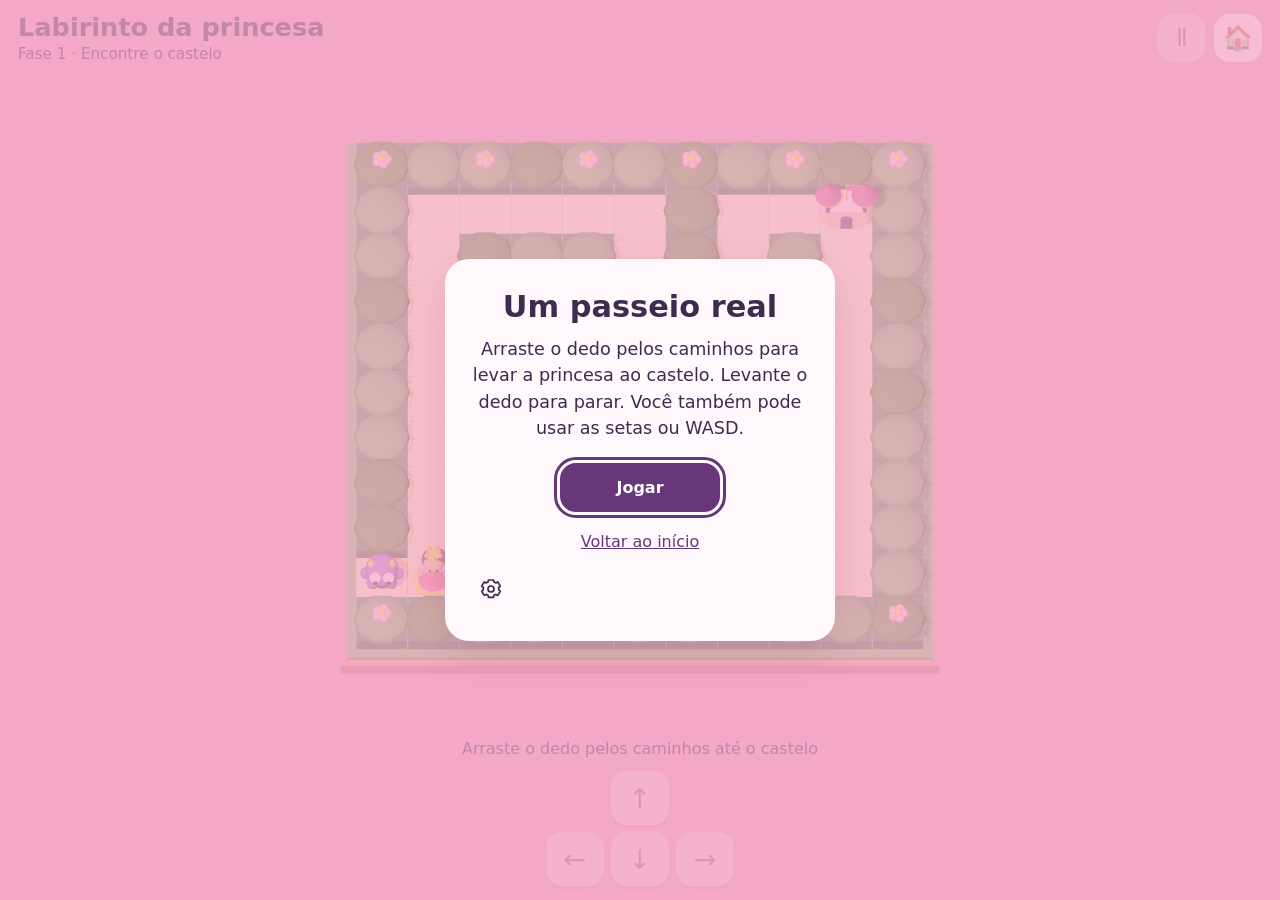
<file: labirinto.html>
<!doctype html>
<html lang="pt-BR">
<head>
<meta charset="utf-8">
<meta name="viewport" content="width=device-width, initial-scale=1, maximum-scale=1, user-scalable=no, viewport-fit=cover">
<meta name="theme-color" content="#f4a8c8">
<script src="theme.js?v=4"></script>
<link rel="stylesheet" href="theme.css?v=4">
<link rel="stylesheet" href="common.css?v=14">
<title>Labirinto da princesa</title>
<script type="importmap">{ "imports": { "three": "./vendor/three.module.js" } }</script>
<style>
  body { color: var(--text); display: flex; flex-direction: column; height: 100svh; }
  .top { display: flex; align-items: center; justify-content: space-between; padding: max(12px, env(safe-area-inset-top)) 18px 4px; gap: 12px; }
  h1 { font-size: clamp(1.15rem, 4vw, 1.6rem); margin: 0; }
  .top p { margin: 3px 0 0; font-size: .95rem; }
  .top-actions { display: flex; gap: 8px; align-items: center; }
  button, .home { font: inherit; color: inherit; border: 0; cursor: pointer; touch-action: none; }
  .icon-button, .home { width: 48px; height: 48px; border-radius: 16px; background: var(--soft-surface); display: grid; place-items: center; font-size: 1.5rem; text-decoration: none; }
  button:focus-visible, a:focus-visible { outline: 3px solid var(--focus); outline-offset: 3px; }
  button:hover, .home:hover { background: var(--surface); }
  button:disabled { opacity: .5; cursor: default; }
  #view { position: relative; flex: 1; min-height: 0; }
  #game { cursor: grab; position: absolute; width: 100%; height: 100%; display: block; }
  #game.dragging { cursor: grabbing; }
  #hint { text-align: center; margin: 0; padding: 4px 12px; font-size: 1rem; min-height: 32px; }
  .controls { display: grid; grid-template-columns: repeat(3, 58px); grid-template-rows: repeat(2, 54px); gap: 7px; justify-content: center; padding: 4px 12px max(14px, env(safe-area-inset-bottom)); }
  .direction { border-radius: 16px; background: var(--soft-surface); font-size: 1.7rem; box-shadow: 0 3px 0 #d580a7; }
  .direction:active, .direction.held { background: #673779; color: #fff; transform: translateY(2px); box-shadow: none; }
  [data-direction="up"] { grid-column: 2; }
  [data-direction="left"] { grid-row: 2; grid-column: 1; }
  [data-direction="down"] { grid-row: 2; grid-column: 2; }
  [data-direction="right"] { grid-row: 2; grid-column: 3; }
  .overlay { position: fixed; inset: 0; z-index: 8; display: grid; place-items: center; padding: 20px; background: var(--overlay); }
  [hidden] { display: none !important; }
  .panel { max-width: 390px; width: 100%; text-align: center; background: var(--soft-surface); border-radius: 24px; padding: 30px 24px; box-shadow: 0 14px 42px #79345126; }
  .panel h2 { margin: 0 0 12px; font-size: 1.9rem; }
  .panel p { line-height: 1.5; margin: 0 0 22px; font-size: 1.1rem; }
  .primary { background: #673779; color: white; padding: 15px 24px; border-radius: 16px; font-weight: 750; min-width: 160px; }
  .primary:hover { background: #512760; }
  .panel .home-link { display: block; color: var(--link); margin-top: 20px; }
  @media (orientation: landscape) and (max-height: 540px) {
    .top { padding-top: max(6px, env(safe-area-inset-top)); }
    .top p { display: none; }
    #view { margin-right: 190px; }
    #hint { position: absolute; right: 8px; top: 80px; width: 175px; font-size: .95rem; }
    .controls { position: absolute; right: max(10px, env(safe-area-inset-right)); bottom: 10px; grid-template-columns: repeat(3, 50px); grid-template-rows: repeat(2, 50px); padding: 0; }
    .panel { padding: 20px; } .panel p { margin-bottom: 14px; }
  }
</style>
</head>
<body>
<header class="top">
  <div><h1>Labirinto da princesa</h1><p id="level">Fase 1 · Encontre o castelo</p></div>
  <div class="top-actions"><button id="pause" class="icon-button" aria-label="Pausar" disabled>Ⅱ</button><a class="home" href="index.html" aria-label="Voltar ao início">🏠</a></div>
</header>
<main id="view"><canvas id="game" role="img" aria-label="Labirinto 3D: leve a princesa ao castelo e fuja do monstrinho."></canvas></main>
<p id="hint" role="status">Preparando o jardim…</p>
<nav class="controls" aria-label="Mover a princesa">
  <button class="direction" data-direction="up" aria-label="Ir para cima" disabled>↑</button>
  <button class="direction" data-direction="left" aria-label="Ir para a esquerda" disabled>←</button>
  <button class="direction" data-direction="down" aria-label="Ir para baixo" disabled>↓</button>
  <button class="direction" data-direction="right" aria-label="Ir para a direita" disabled>→</button>
</nav>
<section id="overlay" class="overlay" role="dialog" aria-modal="true" aria-labelledby="message-title" aria-describedby="message-text">
  <div class="panel">
    <h2 id="message-title">Um passeio real</h2>
    <p id="message-text">Arraste o dedo pelos caminhos para levar a princesa ao castelo. Levante o dedo para parar.</p>
    <button id="action" class="primary" disabled>Preparando…</button>
    <a class="home-link" href="index.html">Voltar ao início</a>
  </div>
</section>
<script src="progress.js?v=2"></script>
<script src="common.js"></script>
<script>setupProgress("labirinto", [], document.querySelector(".panel"));</script>
<script type="module">
  import('./labirinto.js').catch(() => {
    document.getElementById('overlay').hidden = false;
    document.getElementById('message-title').textContent = 'O jardim não abriu';
    document.getElementById('message-text').textContent = 'Não foi possível carregar o jogo 3D. Tente abrir de novo em um navegador atualizado.';
    const action = document.getElementById('action');
    action.textContent = 'Tentar de novo';
    action.disabled = false;
    action.onclick = () => location.reload();
  });
</script>
</body>
</html>
</file>
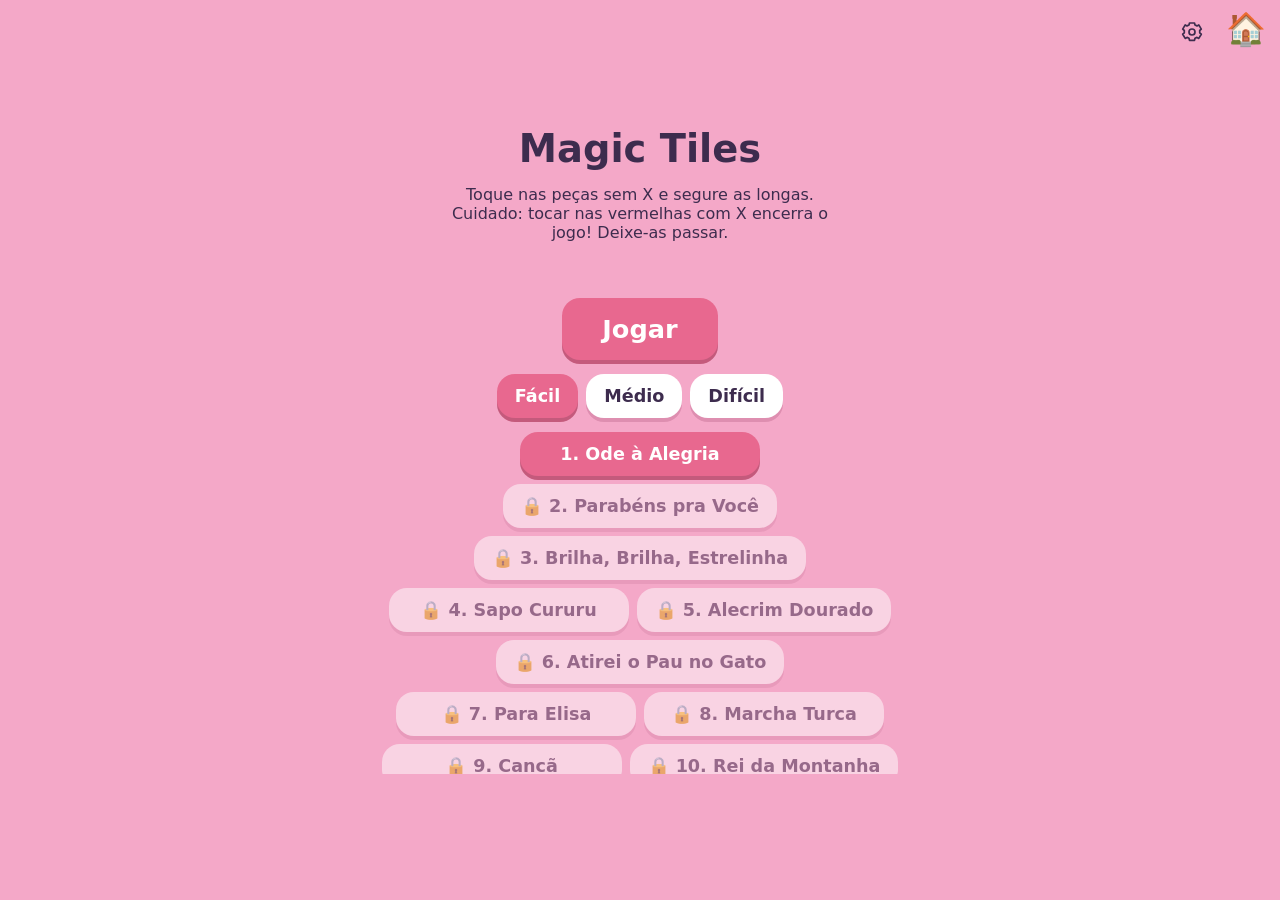
<file: magictiles.html>
<!doctype html>
<html lang="pt-BR">
<head>
<meta charset="utf-8">
<meta name="viewport" content="width=device-width, initial-scale=1, maximum-scale=1, user-scalable=no, viewport-fit=cover">
<meta name="theme-color" content="#f4a8c8">
<script src="theme.js?v=4"></script>
<link rel="stylesheet" href="theme.css?v=4">
<link rel="stylesheet" href="common.css?v=14">
<title>Magic Tiles</title>
<style>
  * { box-sizing: border-box; -webkit-tap-highlight-color: transparent; }
  html, body { margin: 0; height: 100%; overflow: hidden; background: var(--page-bg); font-family: system-ui, sans-serif; }
  canvas { position: fixed; inset: 0; width: 100%; height: 100%; background: var(--page-bg); touch-action: none; -webkit-user-select: none; user-select: none; -webkit-touch-callout: none; }
  #menu { position: fixed; inset: 0; display: flex; flex-direction: column; align-items: center; justify-content: safe center; gap: 14px; padding: 24px; background: var(--page-bg); color: var(--text); text-align: center; overflow-y: auto; }
  #menu[hidden] { display: none; }
  h1 { margin: 0; font-size: 2.4rem; }
  #result { min-height: 1.5em; font-size: 1.2rem; }
  .row { display: flex; flex-wrap: wrap; gap: 8px; justify-content: center; }
  button { font: inherit; font-size: 1.1rem; font-weight: 700; padding: 12px 18px; border: 0; border-radius: 18px; background: var(--surface); color: var(--text); box-shadow: 0 4px 0 #de8eb0; }
  button.on { background: #e8688f; color: #fff; box-shadow: 0 4px 0 #c45a7c; }
  #play { font-size: 1.6rem; padding: 16px 40px; }
  button:disabled { opacity: .5; }
  #songs { width: min(100%, 520px); max-height: 38vh; overflow-y: auto; }
  #songs button { min-width: 240px; }
  .back { position: absolute; top: 10px; right: 14px; font-size: 2rem; text-decoration: none; }
</style>
</head>
<body>
<canvas id="game"></canvas>
<div id="menu">
  <a class="back" href="index.html">🏠</a>
  <h1>Magic Tiles</h1>
  <p style="max-width: 420px; margin: 0">Toque nas peças sem X e segure as longas. Cuidado: tocar nas vermelhas com X encerra o jogo! Deixe-as passar.</p>
  <div id="result" aria-live="polite"></div>
  <button id="play" class="on"></button>
  <div class="row" id="levels"></div>
  <div class="row" id="songs"></div>
</div>
<script src="cheer.js"></script>
<script src="songs.js?v=2"></script>
<script src="progress.js?v=2"></script>
<script src="game.js?v=15"></script>
</body>
</html>
</file>
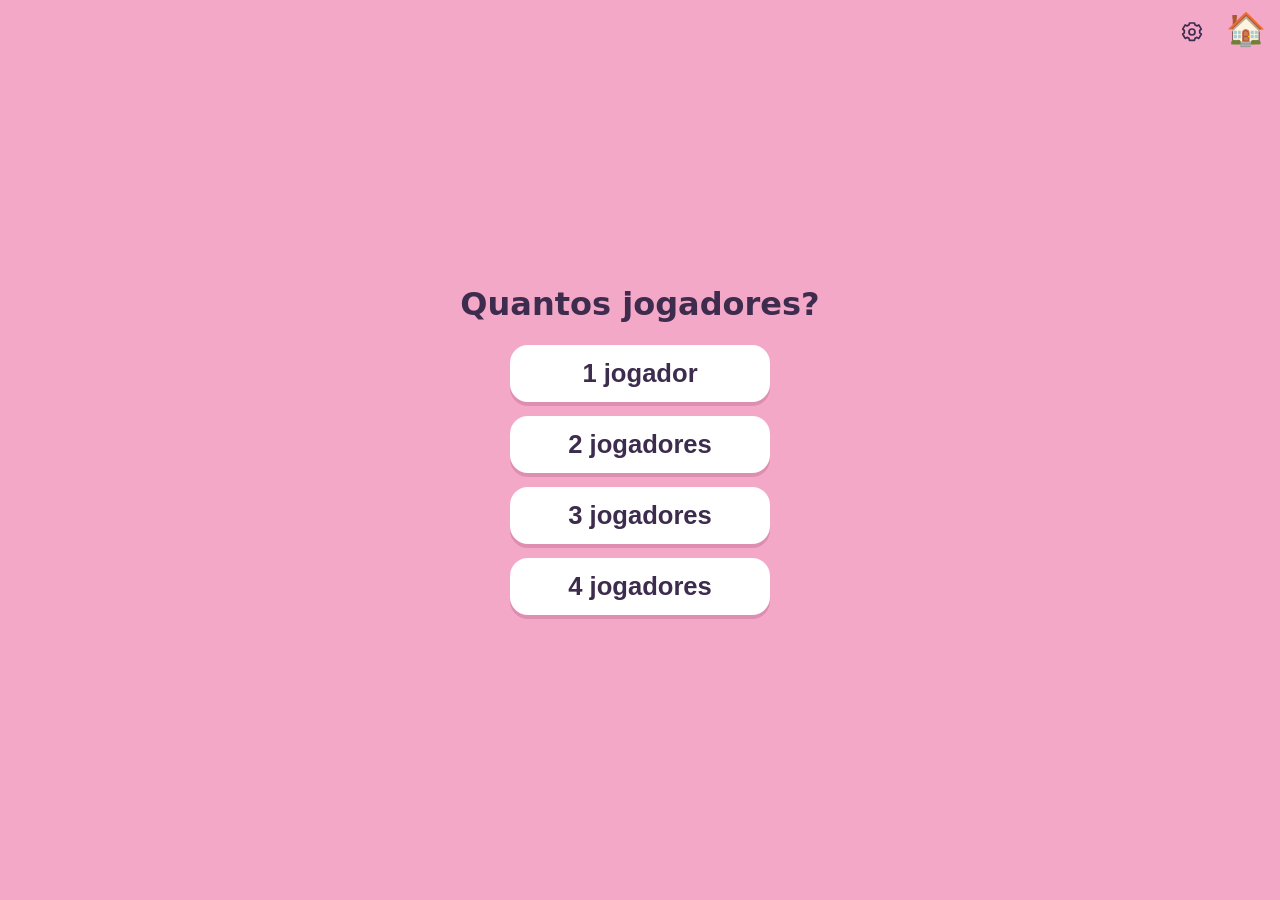
<file: memory.html>
<!doctype html>
<html lang="pt-BR">
<head>
<meta charset="utf-8">
<meta name="viewport" content="width=device-width, initial-scale=1, maximum-scale=1, user-scalable=no, viewport-fit=cover">
<meta name="theme-color" content="#f4a8c8">
<script src="theme.js?v=4"></script>
<link rel="stylesheet" href="theme.css?v=4">
<link rel="stylesheet" href="common.css?v=14">
<title>Memória</title>
<style>
  html, body { background: var(--page-bg); }
  #grid { display: grid; gap: 10px; width: max-content; max-width: calc(100% - 24px); margin: 70px auto 12px; }
  .card { aspect-ratio: 1; width: min(calc((min(100vw, 520px) - 24px - (var(--cols) - 1) * 10px) / var(--cols)), calc((100svh - 96px - env(safe-area-inset-bottom) - (var(--rows) - 1) * 10px) / var(--rows))); min-width: 0; min-height: 0; font-size: inherit; font-weight: 800; line-height: 1; display: grid; place-items: center; border: 0; border-radius: 22px; background: var(--player, #e8688f); color: #fff; padding: 0; box-shadow: inset 0 1px 0 rgba(255,255,255,.5), 0 4px 0 color-mix(in srgb, var(--player, #e8688f) 62%, #241428); transition: transform .12s ease; }
  .card:active { transform: scale(.96); }
  .card.up { background: var(--surface); box-shadow: 0 8px 18px rgba(61, 44, 78, .12); }
  .card.done { background: var(--surface); box-shadow: inset 0 0 0 3px var(--player), 0 8px 18px rgba(61, 44, 78, .12); }
  .hud { font-size: 1.05rem; max-width: calc(100% - 160px); color: var(--text); }
  .hud span { color: var(--color); border: 0; border-radius: 999px; padding: 2px 8px; background: #fff; }
  .hud span.now { color: #fff; background: var(--color); }
  #players { position: fixed; inset: 0; z-index: 7; background: var(--page-bg); display: flex; flex-direction: column; align-items: center; justify-content: center; gap: 14px; }
  #players[hidden] { display: none; }
  #players h1 { color: var(--text); margin: 0 0 8px; }
  #players button { width: min(260px, 80vw); padding: 14px; font-size: 1.6rem; font-weight: 700; border: 0; border-radius: 18px; background: var(--surface); color: var(--text); box-shadow: 0 4px 0 #de8eb0; }
  #players .names { display: flex; flex-direction: column; gap: 10px; }
  #players input { background: #fff; width: min(260px, 80vw); padding: 10px 12px; font-size: 1.3rem; font-weight: 700; border: 0; border-radius: 14px; color: var(--color); text-align: center; user-select: text; touch-action: auto; box-shadow: inset 0 0 0 3px var(--color); }
  #players #go { background: #e8688f; color: #fff; box-shadow: 0 4px 0 #c45a7c; }
  #next { white-space: nowrap; position: fixed; left: 50%; bottom: calc(24px + env(safe-area-inset-bottom)); transform: translateX(-50%); z-index: 8; padding: 14px 32px; font-size: 1.6rem; font-weight: 700; border: 0; border-radius: 18px; background: #e8688f; color: #fff; box-shadow: 0 4px 0 #c45a7c; }
  .banner { color: #e8688f; }
  @media (prefers-reduced-motion: reduce) { .card { transition: none; } }
  #next[hidden] { display: none; }
</style>
</head>
<body>
<div class="hud" id="hud"></div>
<a class="back" href="index.html">🏠</a>
<div id="grid"></div>
<div id="players"></div>
<div class="banner" id="banner"></div>
<button id="next" hidden>Próximo ▶</button>
<script src="progress.js?v=2"></script>
<script src="common.js"></script>
<script>setupProgress("memory");</script>
<script src="cheer.js"></script>
<script>
const EMOJIS = ["🐶", "🐱", "🐭", "🐰", "🦊", "🐻", "🐼", "🐸", "🐵", "🐧", "🦁", "🐯", "🐷", "🐮", "🦄", "🐙", "🐠", "🦋", "🐝", "🦜", "🐢", "🦕", "👸", "🧚", "⛄", "🤖", "👻", "🎃", "🚗", "🚀", "⭐", "🍦"];
const PLAYER_COLORS = ["#e8688f", "#5b6cff", "#12b5a0", "#f5a524"];
const PAIRS_PER_LEVEL = [3, 4, 6, 8, 10, 12];
const grid = document.getElementById("grid");
const hud = document.getElementById("hud");
const banner = document.getElementById("banner");

let level = savedLevel("memory", 0);
let scores = [];
let turn = 0;
let open = [];
let locked = false;
let remaining = 0;
let cardCount = 0;

const playersMenu = document.getElementById("players");
const nextButton = document.getElementById("next");
let names = loadNames();

function loadNames() {
  let stored = [];
  try { stored = JSON.parse(localStorage.getItem("memory:names")) || []; } catch {}
  return PLAYER_COLORS.map((_, i) => (typeof stored[i] === "string" && stored[i].trim()) || "J" + (i + 1));
}

function saveNames() {
  try { localStorage.setItem("memory:names", JSON.stringify(names)); } catch {}
}

function heading(text) {
  return Object.assign(document.createElement("h1"), { textContent: text });
}

function askCount() {
  playersMenu.replaceChildren(heading("Quantos jogadores?"));
  [1, 2, 3, 4].forEach((count) => {
    const button = document.createElement("button");
    button.textContent = count === 1 ? "1 jogador" : count + " jogadores";
    button.onclick = () => askNames(count);
    playersMenu.append(button);
  });
  playersMenu.hidden = false;
}

function askNames(count) {
  const list = document.createElement("div");
  list.className = "names";
  const inputs = Array.from({ length: count }, (_, i) => {
    const input = document.createElement("input");
    input.value = names[i];
    input.maxLength = 12;
    input.placeholder = "J" + (i + 1);
    input.style.setProperty("--color", PLAYER_COLORS[i]);
    input.onfocus = () => input.select();
    list.append(input);
    return input;
  });
  const go = document.createElement("button");
  go.id = "go";
  go.textContent = "Começar ▶";
  go.onclick = () => {
    inputs.forEach((input, i) => { names[i] = input.value.trim() || "J" + (i + 1); });
    saveNames();
    scores = Array(count).fill(0);
    playersMenu.hidden = true;
    start();
  };
  const back = document.createElement("button");
  back.textContent = "◀ Voltar";
  back.onclick = askCount;
  playersMenu.replaceChildren(heading(count === 1 ? "Seu nome" : "Nomes"), list, go, back);
}

nextButton.onclick = () => {
  nextButton.hidden = true;
  saveLevel("memory", ++level);
  scores = scores.map(() => 0);
  start();
};

askCount();

function showHud() {
  document.body.style.setProperty("--player", PLAYER_COLORS[turn]);
  hud.replaceChildren("Nível " + (level + 1) + (scores.length === 1 ? " · " + names[0] : ""));
  if (scores.length === 1) return;
  scores.forEach((score, i) => {
    const tag = document.createElement("span");
    tag.className = i === turn ? "now" : "";
    tag.style.setProperty("--color", PLAYER_COLORS[i]);
    tag.textContent = names[i] + ": " + score;
    hud.append(" ", tag);
  });
}

function columnsFor(cards) {
  const width = Math.min(window.innerWidth, 520) - 24;
  const height = window.innerHeight - 96;
  const options = [];
  for (let cols = 2; cols <= Math.min(8, cards / 2); cols++) {
    if (cards % cols !== 0 || cards / cols > 8) continue;
    const rows = cards / cols;
    options.push({
      cols,
      size: Math.min((width - 10 * (cols - 1)) / cols, (height - 10 * (rows - 1)) / rows),
    });
  }
  const wide = options.filter((option) => option.cols >= 3 && option.size >= 38);
  const roomy = options.filter((option) => option.size >= 48);
  const pool = wide.length ? wide : roomy.length ? roomy : options;
  pool.sort((a, b) => Math.abs(a.cols - 4) - Math.abs(b.cols - 4) || b.size - a.size);
  return pool[0] ? pool[0].cols : 4;
}

function applyColumns(cards) {
  cardCount = cards;
  const columns = columnsFor(cards);
  grid.style.setProperty("--cols", columns);
  grid.style.setProperty("--rows", cards / columns);
  grid.style.gridTemplateColumns = "repeat(" + columns + ", max-content)";
}

function fitEmoji() {
  const card = grid.querySelector(".card");
  if (!card) return;
  grid.style.fontSize = Math.min(40, card.clientWidth * 0.46) + "px";
}

window.addEventListener("resize", () => {
  if (!cardCount) return;
  applyColumns(cardCount);
  fitEmoji();
});

function start() {
  const pairs = Math.min(EMOJIS.length, PAIRS_PER_LEVEL[Math.min(level, PAIRS_PER_LEVEL.length - 1)] + 2 * (scores.length - 1));
  const faces = shuffle([...EMOJIS]).slice(0, pairs);
  remaining = pairs;
  open = [];
  locked = false;
  banner.textContent = "";
  turn = 0;
  showHud();
  applyColumns(pairs * 2);
  grid.replaceChildren(...shuffle([...faces, ...faces]).map((face) => {
    const card = document.createElement("button");
    card.className = "card";
    card.textContent = "?";
    card.onclick = () => flip(card, face);
    return card;
  }));
  fitEmoji();
}

function flip(card, face) {
  if (locked || open.some((o) => o.card === card) || card.classList.contains("done")) return;
  card.classList.add("up");
  card.textContent = face;
  beep(400 + EMOJIS.indexOf(face) * 40, 0.15);
  open.push({ card, face });
  if (open.length < 2) return;

  const [a, b] = open;
  open = [];
  if (a.face === b.face) {
    [a, b].forEach((o) => { o.card.style.setProperty("--player", PLAYER_COLORS[turn]); o.card.classList.add("done"); });
    beep(880, 0.3);
    scores[turn]++;
    showHud();
    if (--remaining === 0) win();
    return;
  }
  locked = true;
  setTimeout(() => {
    [a, b].forEach((o) => { o.card.classList.remove("up"); o.card.textContent = "?"; });
    turn = (turn + 1) % scores.length;
    showHud();
    locked = false;
  }, 800);
}

function win() {
  const best = Math.max(...scores);
  const winners = scores.flatMap((score, i) => (score === best ? [names[i]] : []));
  banner.textContent = scores.length === 1 ? "Parabéns, " + names[0] + "! 💖" : winners.length > 1 ? "Empate! " + winners.join(" e ") + " 💖" : winners[0] + " ganhou! 💖";
  saveLevel("memory", level + 1);
  cheer("win");
  setTimeout(() => { nextButton.hidden = false; }, 1000);
}
</script>
</body>
</html>
</file>
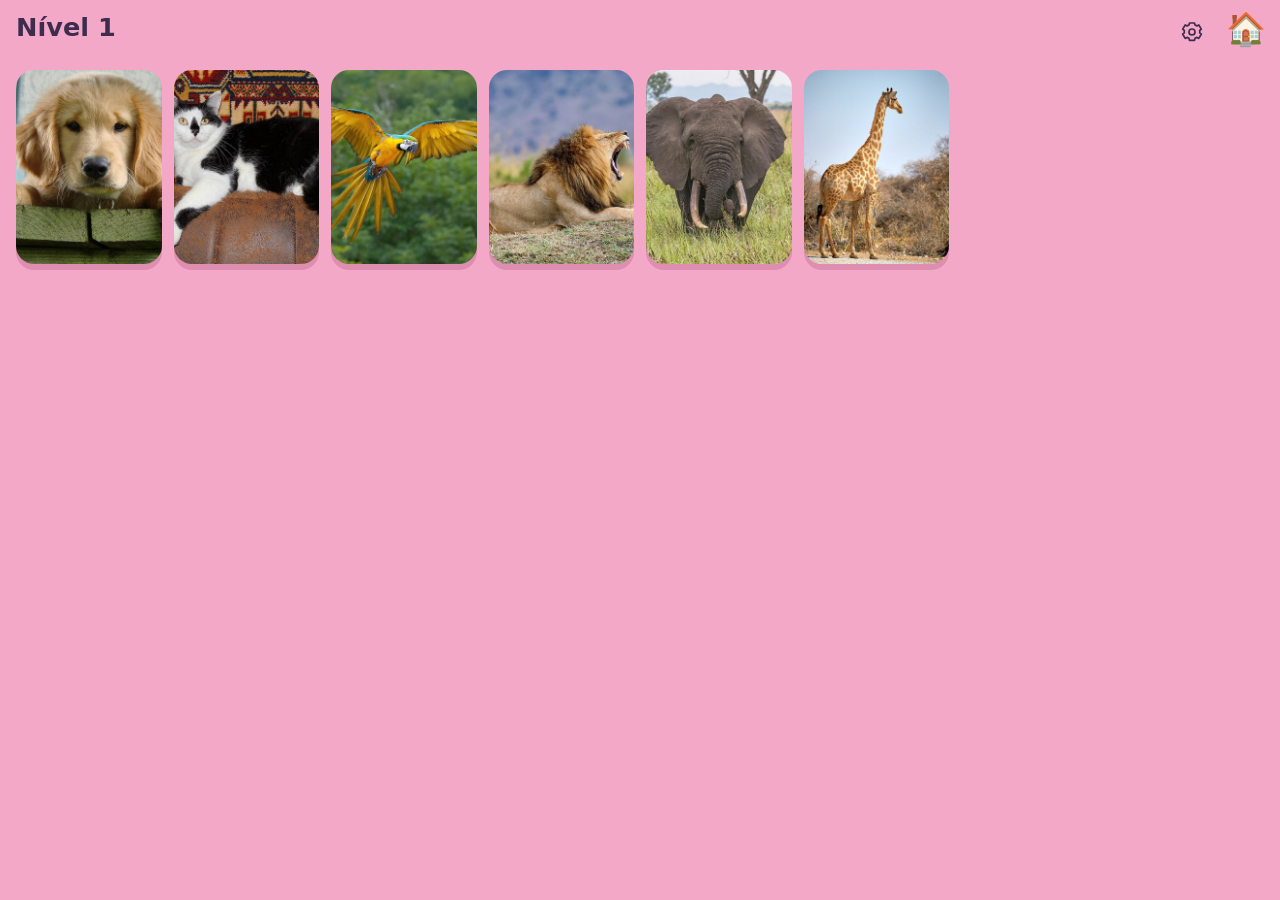
<file: puzzle.html>
<!doctype html>
<html lang="pt-BR">
<head>
<meta charset="utf-8">
<meta name="viewport" content="width=device-width, initial-scale=1, maximum-scale=1, user-scalable=no, viewport-fit=cover">
<meta name="theme-color" content="#f4a8c8">
<script src="theme.js?v=4"></script>
<link rel="stylesheet" href="theme.css?v=4">
<link rel="stylesheet" href="common.css?v=14">
<title>Quebra-cabeça</title>
<style>
.picker { position: fixed; inset: 0; z-index: 3; padding: 70px 16px 16px; display: grid; grid-template-columns: repeat(auto-fill, minmax(130px, 1fr)); gap: 12px; align-content: start; overflow-y: auto; touch-action: pan-y; background: var(--page-bg); }
.picker[hidden] { display: none; }
.picker img { width: 100%; aspect-ratio: 3 / 4; object-fit: cover; border-radius: 18px; border: 0; box-shadow: 0 6px 0 #de8eb0; }
</style>
</head>
<body>
<canvas id="game"></canvas>
<div class="hud" id="hud"></div>
<a class="back" href="index.html">🏠</a>
<div class="picker" id="picker"></div>
<div class="banner" id="banner"></div>
<script src="progress.js?v=2"></script>
<script src="common.js"></script>
<script>setupProgress("puzzle");</script>
<script src="cheer.js"></script>
<script src="photos.js"></script>
<script>
const canvas = document.getElementById("game");
const ctx = setupCanvas(canvas);
const hud = document.getElementById("hud");
const banner = document.getElementById("banner");
const picker = document.getElementById("picker");

const loadImage = (src) => {
  const img = new Image();
  img.src = src;
  return img;
};
const PICTURES = ["dog", "cat", "parrot", "lion", "elephant", "giraffe"].map((name) => loadImage("images/" + name + ".jpg"));
const GRIDS = [[2, 2], [2, 3], [3, 3], [3, 4], [4, 4], [4, 5]];

let level = savedLevel("puzzle", 0);
let cols, rows, image, order, drag, board, won;

function layout() {
  const width = Math.min(W - 32, (H - 120) * 0.75);
  board = { x: (W - width) / 2, y: 70, w: width, h: width * (IMAGE_H / IMAGE_W) };
}

function choose() {
  banner.textContent = "";
  hud.textContent = "Nível " + (level + 1);
  picker.hidden = false;
}

function start(picture) {
  [cols, rows] = GRIDS[Math.min(level, GRIDS.length - 1)];
  image = picture;
  picker.hidden = true;
  const solved = Array.from({ length: cols * rows }, (_, i) => i);
  do { order = shuffle([...solved]); } while (order.every((piece, i) => piece === i));
  drag = null;
  won = false;
  layout();
}

const locked = (slot) => order[slot] === slot;

const cellAt = (x, y) => {
  const col = Math.floor(((x - board.x) / board.w) * cols);
  const row = Math.floor(((y - board.y) / board.h) * rows);
  return col < 0 || row < 0 || col >= cols || row >= rows ? -1 : row * cols + col;
};

function drawPiece(piece, x, y, w, h) {
  const sw = IMAGE_W / cols;
  const sh = IMAGE_H / rows;
  ctx.drawImage(image, (piece % cols) * sw, Math.floor(piece / cols) * sh, sw, sh, x, y, w, h);
  ctx.strokeStyle = "#fff";
  ctx.lineWidth = 3;
  ctx.strokeRect(x, y, w, h);
}

canvas.addEventListener("pointerdown", (event) => {
  const slot = cellAt(event.clientX, event.clientY);
  if (won || slot === -1 || locked(slot)) return;
  drag = { slot, x: event.clientX, y: event.clientY };
});
canvas.addEventListener("pointermove", (event) => {
  if (drag) { drag.x = event.clientX; drag.y = event.clientY; }
});
window.addEventListener("pointerup", (event) => {
  if (!drag) return;
  const target = cellAt(event.clientX, event.clientY);
  if (target !== -1 && target !== drag.slot && !locked(target)) {
    [order[drag.slot], order[target]] = [order[target], order[drag.slot]];
    beep(500, 0.12);
    if (order.every((piece, i) => piece === i)) win();
  }
  drag = null;
});

function win() {
  won = true;
  banner.textContent = "Parabéns! 💖";
  cheer("win");
  beep(880, 0.4);
  saveLevel("puzzle", ++level);
  setTimeout(choose, 2800);
}

function draw() {
  ctx.clearRect(0, 0, W, H);
  if (!image || !image.complete) return requestAnimationFrame(draw);
  const cw = board.w / cols;
  const ch = board.h / rows;
  order.forEach((piece, slot) => {
    if (drag && drag.slot === slot) return;
    const x = board.x + (slot % cols) * cw;
    const y = board.y + Math.floor(slot / cols) * ch;
    drawPiece(piece, x, y, cw, ch);
    if (!won) {
      const right = locked(slot);
      ctx.fillStyle = right ? "rgba(80,220,120,.25)" : "rgba(255,60,60,.25)";
      ctx.fillRect(x, y, cw, ch);
      ctx.strokeStyle = right ? "#3ddc84" : "#ff3c3c";
      ctx.lineWidth = 5;
      ctx.strokeRect(x + 2.5, y + 2.5, cw - 5, ch - 5);
    }
  });
  if (drag) {
    ctx.save();
    ctx.shadowColor = "rgba(0,0,0,.4)";
    ctx.shadowBlur = 16;
    drawPiece(order[drag.slot], drag.x - cw / 2, drag.y - ch / 2, cw, ch);
    ctx.restore();
  }
  requestAnimationFrame(draw);
}

window.addEventListener("resize", layout);
listPhotos().then((photos) => {
  const mine = photos.filter((photo) => photo.released).map((photo) => loadImage(URL.createObjectURL(photo.blob)));
  PICTURES.unshift(...mine);
  PICTURES.forEach((picture) => {
    picture.addEventListener("click", () => start(picture));
    picker.append(picture);
  });
  choose();
  draw();
});
</script>
</body>
</html>
</file>
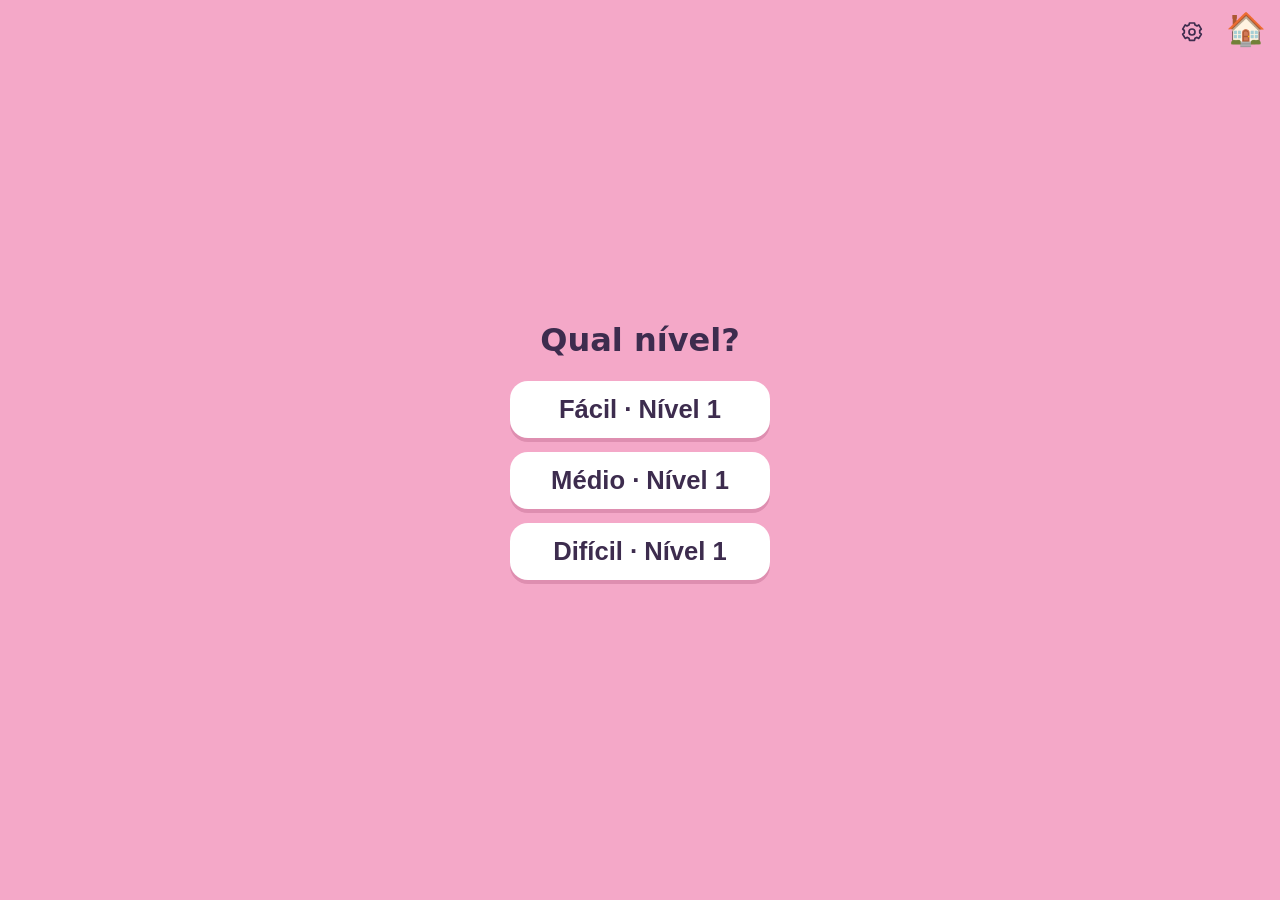
<file: runner.html>
<!doctype html>
<html lang="pt-BR">
<head>
<meta charset="utf-8">
<meta name="viewport" content="width=device-width, initial-scale=1, maximum-scale=1, user-scalable=no, viewport-fit=cover">
<meta name="theme-color" content="#f4a8c8">
<script src="theme.js?v=4"></script>
<link rel="stylesheet" href="theme.css?v=4">
<link rel="stylesheet" href="common.css?v=14">
<title>Corredor</title>
<style>
  .banner { white-space: pre-line; }
  #levels { position: fixed; inset: 0; z-index: 7; background: var(--page-bg); display: flex; flex-direction: column; align-items: center; justify-content: center; gap: 14px; }
  #levels[hidden] { display: none; }
  #levels h1 { color: var(--text); margin: 0 0 8px; }
  #levels button { width: min(260px, 80vw); padding: 14px; font-size: 1.6rem; font-weight: 700; border: 0; border-radius: 18px; background: var(--surface); color: var(--text); box-shadow: 0 4px 0 #de8eb0; }
</style>
</head>
<body>
<canvas id="game"></canvas>
<div class="hud" id="hud"></div>
<a class="back" href="index.html">🏠</a>
<div class="banner" id="banner"></div>
<div id="levels"><h1>Qual nível?</h1></div>
<script src="progress.js?v=2"></script>
<script src="common.js"></script>
<script>setupProgress("runner", ["runner:difficulty"]);</script>
<script src="cheer.js"></script>
<script>
const canvas = document.getElementById("game");
const ctx = setupCanvas(canvas);
const hud = document.getElementById("hud");
const banner = document.getElementById("banner");
const menu = document.getElementById("levels");

const SIZE = 56;
const OBSTACLES_PER_LEVEL = 8;
const DIFFICULTIES = {
  "Fácil": { speed: 0.42, bump: 0.04, gap: 1.4 },
  "Médio": { speed: 0.55, bump: 0.05, gap: 1.15 },
  "Difícil": { speed: 0.7, bump: 0.06, gap: 1 },
};
const LEVEL_NEWS = { 2: "Cuidado com os pássaros! 🐦", 3: "Cactos duplos! 🌵🌵" };

let difficulty, player, obstacles, score, untilSpawn, over, best, flash;
const level = () => 1 + Math.floor(score / OBSTACLES_PER_LEVEL);
const speed = () => W * (difficulty.speed + difficulty.bump * Math.min(level() - 1, 9));
const groundY = () => H * 0.75;
const birdBottom = () => groundY() - SIZE * 1.3;

function start() {
  player = { x: W * 0.2, y: groundY(), vy: 0 };
  obstacles = [];
  score = (savedLevel("runner:" + difficultyName, 1) - 1) * OBSTACLES_PER_LEVEL;
  flash = 0;
  untilSpawn = 1;
  over = false;
  banner.textContent = "";
  showHud();
}

const showHud = () => { hud.textContent = "Nível " + level() + " · 🌵 " + score; };

function jump() {
  if (over) {
    if (performance.now() - over > 500) start();
    return;
  }
  if (player.y >= groundY() - 2) {
    player.vy = -H * 1.1;
    beep(520, 0.15);
  }
}

function finish() {
  over = performance.now();
  if (score > best) {
    best = score;
    try { localStorage.setItem("runner:best:" + difficultyName, best); } catch {}
  }
  banner.textContent = "Tente de novo! Recorde: " + best;
  cheer("retry");
}

function levelUp() {
  saveLevel("runner:" + difficultyName, level());
  const news = LEVEL_NEWS[level()];
  banner.textContent = "Nível " + level() + "! 🎉" + (news ? "\n" + news : "");
  flash = 1;
  [523, 659, 784, 1047].forEach((frequency, i) => setTimeout(() => beep(frequency, 0.15), i * 110));
  setTimeout(() => cheer("win"), 450);
  setTimeout(() => { if (!over) banner.textContent = ""; }, 2200);
}

function spawn() {
  const kind = level() >= 2 && Math.random() < 0.35 ? "bird" : "cactus";
  const count = kind === "cactus" && level() >= 3 && Math.random() < 0.3 ? 2 : 1;
  obstacles.push({ x: W + SIZE, kind, count, passed: false });
  untilSpawn = (0.8 + Math.random() * 0.9) * difficulty.gap;
}

function hits(o) {
  const half = SIZE * (0.5 + 0.4 * (o.count - 1));
  if (Math.abs(o.x + SIZE * 0.4 * (o.count - 1) - player.x) >= half) return false;
  return o.kind === "bird"
    ? player.y - SIZE * 0.8 < birdBottom()
    : player.y > groundY() - SIZE * 0.7;
}

function update(dt) {
  if (over || !menu.hidden) return;
  flash = Math.max(0, flash - dt * 1.5);
  player.vy += H * 3.2 * dt;
  player.y = Math.min(player.y + player.vy * dt, groundY());
  if (player.y === groundY()) player.vy = 0;

  untilSpawn -= dt;
  if (untilSpawn <= 0) spawn();
  obstacles.forEach((o) => { o.x -= speed() * dt; });
  obstacles = obstacles.filter((o) => o.x > -SIZE * 2);

  for (const o of obstacles) {
    if (!o.passed && o.x < player.x - SIZE / 2) {
      o.passed = true;
      score++;
      showHud();
      beep(660, 0.1);
      if (score % OBSTACLES_PER_LEVEL === 0) levelUp();
    }
    if (hits(o)) finish();
  }
}

function draw() {
  ctx.clearRect(0, 0, W, H);
  ctx.fillStyle = (CantinhoTheme.dark || CantinhoTheme.custom) ? CantinhoTheme.colors.sky : "hsl(" + ((level() - 1) * 47 + 338) % 360 + " 62% 86%)";
  ctx.fillRect(0, 0, W, groundY());
  ctx.fillStyle = "#cfeccf";
  ctx.fillRect(0, groundY(), W, H - groundY());
  ctx.textAlign = "center";
  ctx.textBaseline = "bottom";
  ctx.font = SIZE + "px system-ui";
  ctx.fillText(over ? "😵" : "🐰", player.x, player.y + 6);
  obstacles.forEach((o) => {
    for (let i = 0; i < o.count; i++) {
      const x = o.x + i * SIZE * 0.8;
      if (o.kind === "bird") ctx.fillText("🐦", x, birdBottom());
      else ctx.fillText("🌵", x, groundY() + 6);
    }
  });
  if (flash) {
    ctx.fillStyle = "rgba(255,255,255," + flash * 0.8 + ")";
    ctx.fillRect(0, 0, W, H);
  }
}

let last = performance.now();
function loop(now) {
  update(Math.min((now - last) / 1000, 0.05));
  last = now;
  draw();
  requestAnimationFrame(loop);
}

let difficultyName = savedChoice("runner:difficulty", Object.keys(DIFFICULTIES), "Fácil");
Object.entries(DIFFICULTIES).forEach(([name, settings]) => {
  const button = document.createElement("button");
  button.textContent = name + " · Nível " + savedLevel("runner:" + name, 1);
  button.setAttribute("aria-pressed", String(name === difficultyName));
  button.onclick = () => {
    difficultyName = name;
    saveChoice("runner:difficulty", name);
    difficulty = settings;
    try { best = Number(localStorage.getItem("runner:best:" + name)) || 0; } catch { best = 0; }
    menu.hidden = true;
    start();
  };
  menu.append(button);
});

canvas.addEventListener("pointerdown", jump);
difficulty = DIFFICULTIES[difficultyName];
try { best = Number(localStorage.getItem("runner:best:" + difficultyName)) || 0; } catch { best = 0; }
start();
requestAnimationFrame(loop);
</script>
</body>
</html>
</file>
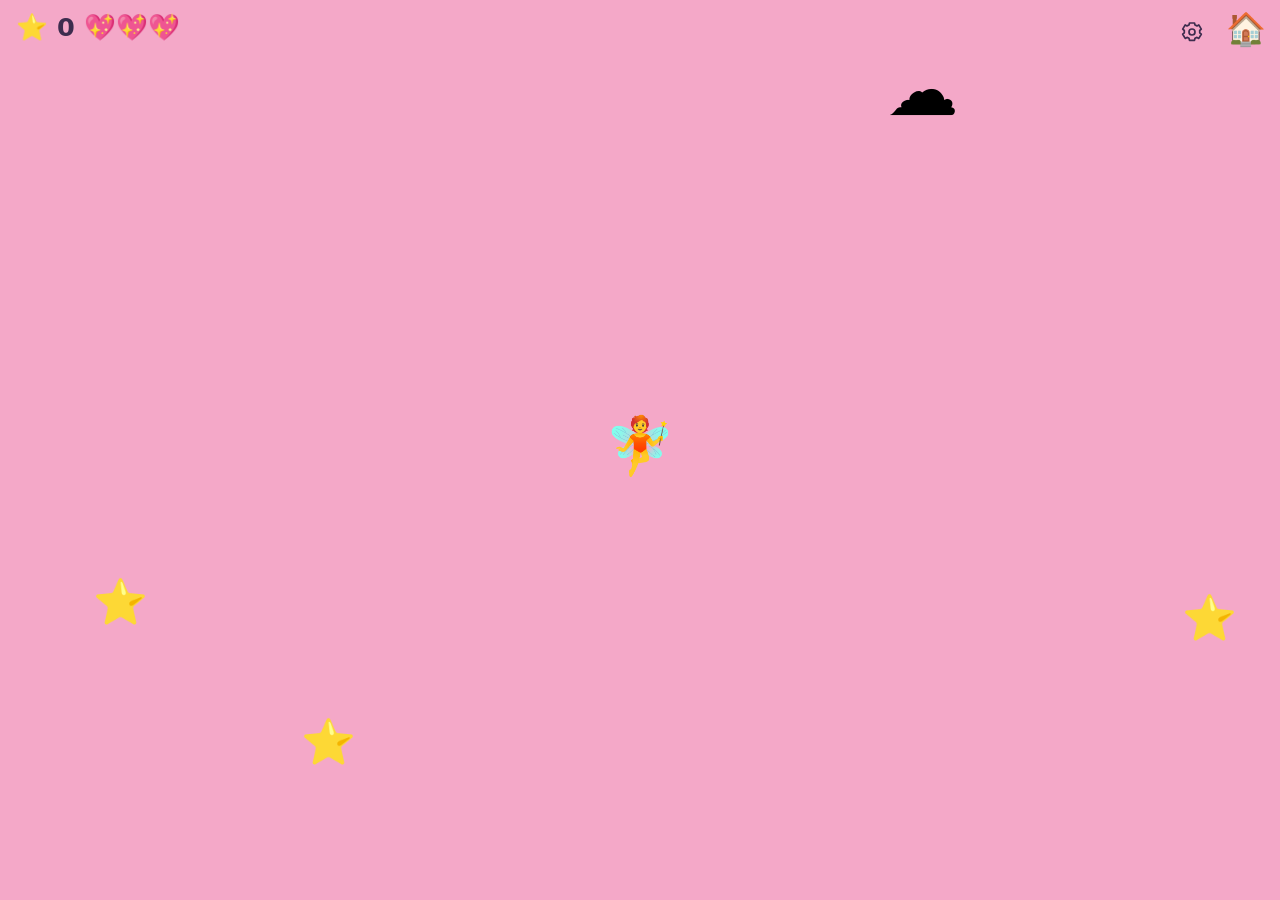
<file: stars.html>
<!doctype html>
<html lang="pt-BR">
<head>
<meta charset="utf-8">
<meta name="viewport" content="width=device-width, initial-scale=1, maximum-scale=1, user-scalable=no, viewport-fit=cover">
<meta name="theme-color" content="#f4a8c8">
<script src="theme.js?v=4"></script>
<link rel="stylesheet" href="theme.css?v=4">
<link rel="stylesheet" href="common.css?v=14">
<title>Estrelas</title>
</head>
<body>
<canvas id="game"></canvas>
<div class="hud" id="hud"></div>
<a class="back" href="index.html">🏠</a>
<div class="banner" id="banner"></div>
<script src="progress.js?v=2"></script>
<script src="common.js"></script>
<script>setupProgress("stars");</script>
<script src="cheer.js"></script>
<script>
const canvas = document.getElementById("game");
const ctx = setupCanvas(canvas);
const hud = document.getElementById("hud");
const banner = document.getElementById("banner");

const MAX_LIVES = 3;
let player, target, stars, clouds, score, lives, safeUntil, over;

const randomPoint = () => ({ x: 40 + Math.random() * (W - 80), y: 100 + Math.random() * (H - 160) });

function spawnCloud() {
  const angle = Math.random() * Math.PI * 2;
  const speed = 60 + Math.random() * 50;
  clouds.push({ ...randomPoint(), vx: Math.cos(angle) * speed, vy: Math.sin(angle) * speed });
}

function start() {
  player = { x: W / 2, y: H / 2 };
  target = { ...player };
  stars = [randomPoint(), randomPoint()];
  clouds = [];
  score = savedLevel("stars", 0);
  lives = MAX_LIVES;
  safeUntil = 0;
  over = 0;
  banner.textContent = "";
  for (let i = 0; i < Math.min(6, 1 + Math.floor(score / 5)); i++) spawnCloud();
  updateHud();
}

function updateHud() {
  hud.textContent = "⭐ " + score + "  " + "💖".repeat(lives) + "🤍".repeat(MAX_LIVES - lives);
}

function move(event) {
  target = { x: event.clientX, y: event.clientY - 60 };
}

function finish() {
  over = performance.now();
  banner.textContent = "Tente de novo! ⭐ " + score;
  cheer("retry");
}

function update(dt) {
  if (over) return;
  player.x += (target.x - player.x) * Math.min(dt * 10, 1);
  player.y += (target.y - player.y) * Math.min(dt * 10, 1);

  stars = stars.filter((star) => {
    if (Math.hypot(star.x - player.x, star.y - player.y) > 44) return true;
    score++;
    saveLevel("stars", score);
    beep(600 + (score % 6) * 100, 0.15);
    if (score % 5 === 0 && clouds.length < 6) spawnCloud();
    updateHud();
    return false;
  });
  while (stars.length < 3) stars.push(randomPoint());

  const now = performance.now();
  clouds.forEach((cloud) => {
    cloud.x += cloud.vx * dt;
    cloud.y += cloud.vy * dt;
    if (cloud.x < 40 || cloud.x > W - 40) cloud.vx *= -1;
    if (cloud.y < 90 || cloud.y > H - 40) cloud.vy *= -1;
    if (now > safeUntil && Math.hypot(cloud.x - player.x, cloud.y - player.y) < 55) {
      lives--;
      safeUntil = now + 1500;
      beep(180, 0.3);
      updateHud();
      if (lives === 0) finish();
    }
  });
}

function draw() {
  ctx.clearRect(0, 0, W, H);
  ctx.textAlign = "center";
  ctx.textBaseline = "middle";
  ctx.font = "44px system-ui";
  stars.forEach((star) => ctx.fillText("⭐", star.x, star.y));
  ctx.font = "72px system-ui";
  clouds.forEach((cloud) => ctx.fillText("☁️", cloud.x, cloud.y));
  const blink = performance.now() < safeUntil && Math.floor(performance.now() / 120) % 2 === 0;
  ctx.globalAlpha = blink ? 0.35 : 1;
  ctx.font = "56px system-ui";
  ctx.fillText("🧚", player.x, player.y);
  ctx.globalAlpha = 1;
}

let last = performance.now();
function loop(now) {
  update(Math.min((now - last) / 1000, 0.05));
  last = now;
  draw();
  requestAnimationFrame(loop);
}

canvas.addEventListener("pointerdown", (event) => {
  if (over && performance.now() - over > 500) { start(); return; }
  move(event);
});
canvas.addEventListener("pointermove", move);
start();
requestAnimationFrame(loop);
</script>
</body>
</html>
</file>
<file: theme.css>
:root {
  color-scheme: light;
  --page-bg: #f4a8c8;
  --text: #3d2c4e;
  --surface: #fff;
  --soft-surface: #fff8fc;
  --hover-surface: #fce2ed;
  --focus: #673779;
  --link: #673779;
  --overlay: #f4a8c8bb;
}
:root[data-theme="dark"] {
  color-scheme: dark;
  --page-bg: #241b2d;
  --text: #fff1f7;
  --surface: #42334c;
  --soft-surface: #382a41;
  --hover-surface: #57405e;
  --focus: #ffd3e5;
  --link: #ffd3e5;
  --overlay: #241b2ddd;
}
body { color: var(--text); }
a { color: var(--link); }
:focus-visible { outline: 3px solid var(--focus); outline-offset: 3px; }
.theme-picker { border: 0; padding: 0; margin: 0 0 8px; text-align: center; }
.theme-picker legend { margin: 0 auto 8px; font-weight: 650; }
.theme-picker label { display: inline-flex; align-items: center; gap: 8px; min-height: 44px; padding: 10px 14px; cursor: pointer; }
.theme-picker input { width: 20px; height: 20px; margin: 0; accent-color: var(--focus); }

.theme-picker .color-picker { display: flex; justify-content: center; }
.theme-picker input[type="color"] { width: 52px; height: 44px; padding: 3px; border: 1px solid var(--text); border-radius: 8px; background: var(--surface); cursor: pointer; }

  .theme-menu { position: fixed; top: max(12px, env(safe-area-inset-top)); right: max(14px, env(safe-area-inset-right)); z-index: 20; }
  .theme-menu summary { display: grid; place-items: center; width: 44px; height: 44px; padding: 10px; border-radius: 12px; list-style: none; background: transparent; color: var(--text); cursor: pointer; }
.theme-menu summary::-webkit-details-marker { display: none; }
  .theme-menu summary:hover { background: var(--hover-surface); }
  .theme-menu .theme-picker { position: absolute; right: 0; top: 100%; width: min(280px, calc(100vw - 28px)); margin-top: 8px; padding: 18px 12px 12px; border-radius: 16px; background: var(--surface); box-shadow: 0 8px 24px #24142833; }

.theme-menu-inline { position: relative; top: auto; right: auto; flex-shrink: 0; }
.theme-menu-host { padding-top: 76px; }
.paint-header h1 { flex: 1; min-width: 0; }
</file>
<file: common.css>
* { box-sizing: border-box; -webkit-tap-highlight-color: transparent; }
html, body { margin: 0; height: 100%; overflow: hidden; background: var(--page-bg); font-family: system-ui, sans-serif; touch-action: none; user-select: none; }
canvas { position: fixed; inset: 0; width: 100%; height: 100%; }
canvas, button, .card { -webkit-user-select: none; user-select: none; -webkit-touch-callout: none; }
.back { position: fixed; top: 10px; right: 14px; z-index: 10; font-size: 2rem; text-decoration: none; }
.hud { position: fixed; top: 12px; left: 16px; z-index: 4; font-size: 1.6rem; font-weight: 700; color: var(--text); }
.banner { position: fixed; inset: 0; display: flex; align-items: center; justify-content: center; z-index: 6; font-size: 2.4rem; font-weight: 800; color: #e8688f; text-align: center; text-shadow: 0 0 8px #fff, 0 0 8px #fff; pointer-events: none; }

.progress-menu { position: fixed; top: max(10px, env(safe-area-inset-top)); right: calc(66px + env(safe-area-inset-right)); z-index: 20; color: var(--text); font: 600 .9rem system-ui, sans-serif; }
.progress-menu summary, .progress-menu button { min-height: 44px; padding: 12px; border: 0; border-radius: 12px; background: var(--soft-surface); color: var(--text); font: inherit; cursor: pointer; }
.progress-menu summary { display: grid; place-items: center; width: 44px; height: 44px; padding: 10px; list-style: none; text-align: center; background: transparent; }
.progress-menu summary::-webkit-details-marker { display: none; }
.options-panel { position: absolute; right: 0; top: 100%; width: min(280px, calc(100vw - 28px)); margin-top: 8px; padding: 16px 12px; border-radius: 16px; background: var(--soft-surface); box-shadow: 0 8px 24px #24142833; max-height: calc(100svh - 90px); overflow-y: auto; touch-action: pan-y; }
.progress-menu .options-panel button { position: static; width: 100%; display: block; margin-top: 12px; white-space: normal; background: var(--surface); }
.top-actions .progress-menu { position: relative; top: auto; right: auto; }
.progress-menu summary:hover, .progress-menu button:hover { background: var(--hover-surface); }
.progress-menu :focus-visible { outline: 3px solid var(--focus); outline-offset: 3px; }

.hud { max-width: calc(100% - 160px); }
.panel .progress-menu { position: static; margin-top: 16px; }
.panel .progress-menu button { position: static; margin: 6px auto 0; }

.panel .options-panel { position: static; margin: 8px auto 0; max-width: 100%; }
</file>
